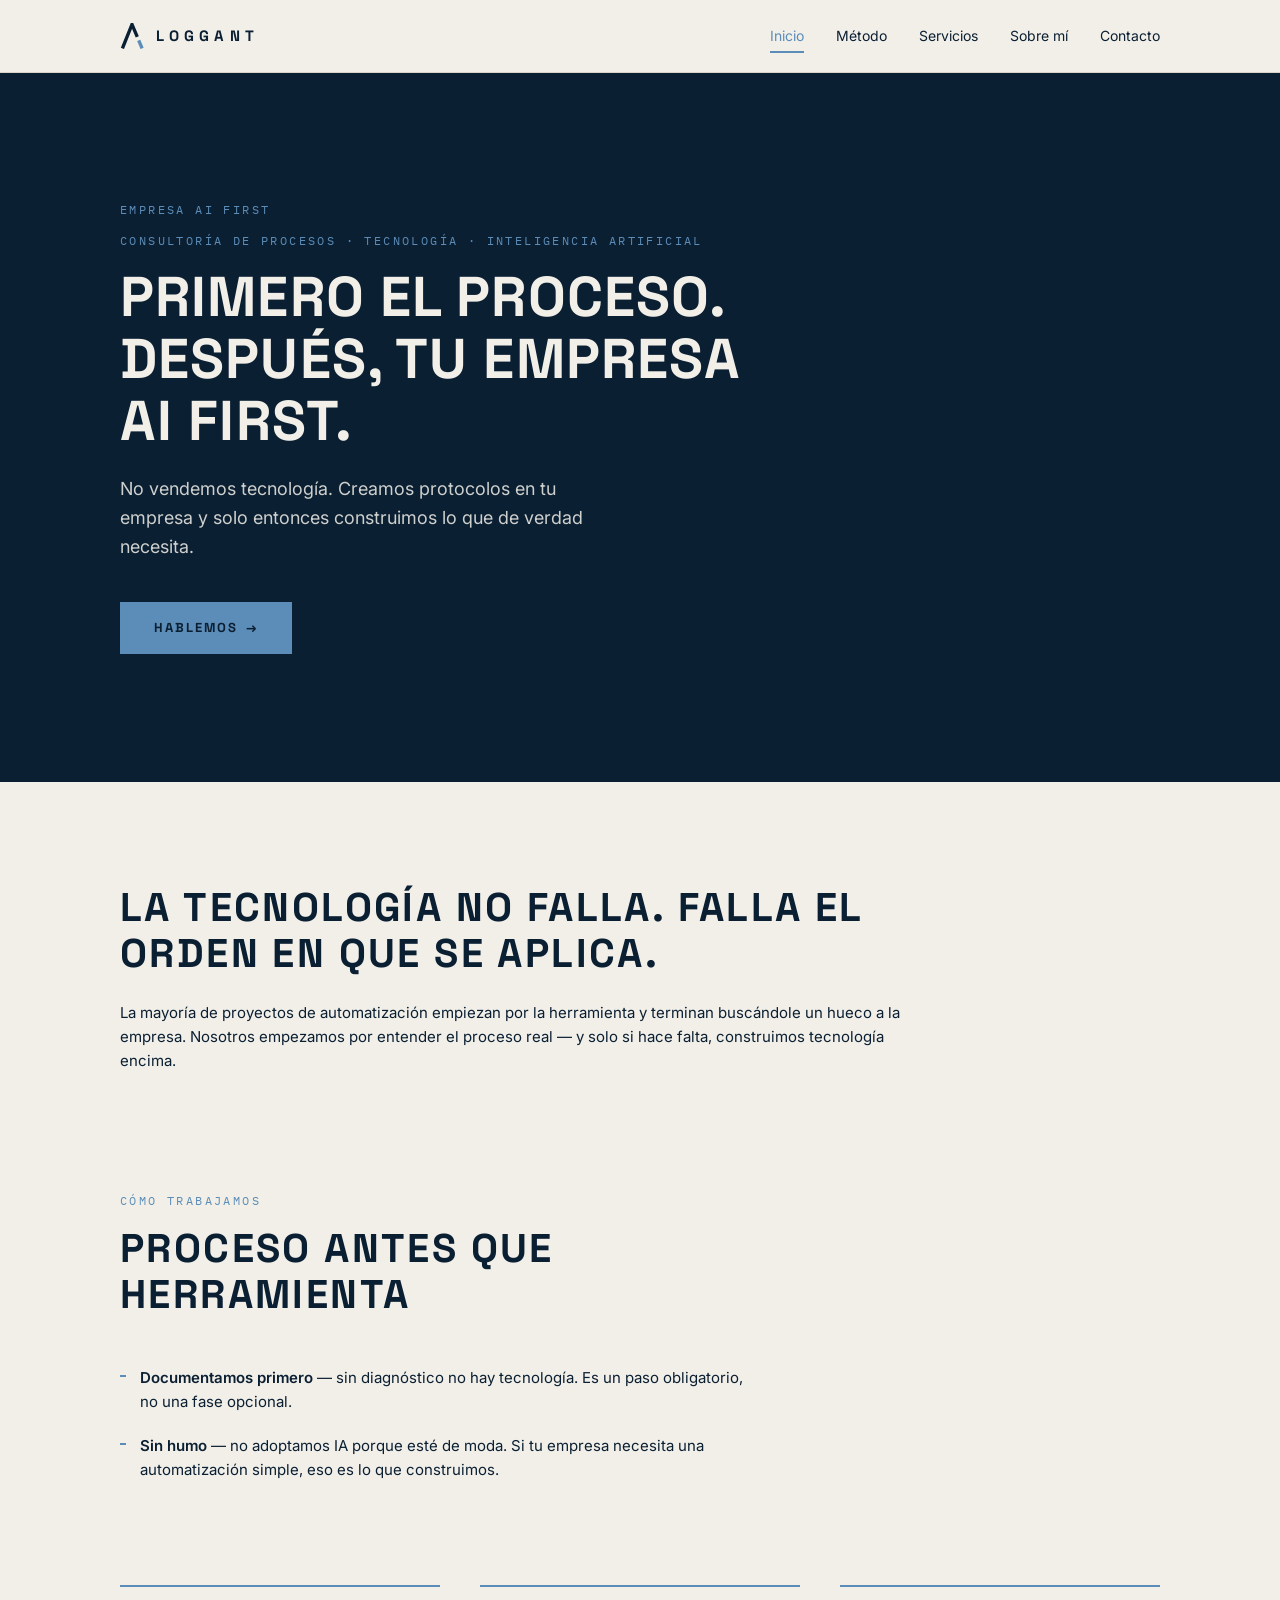
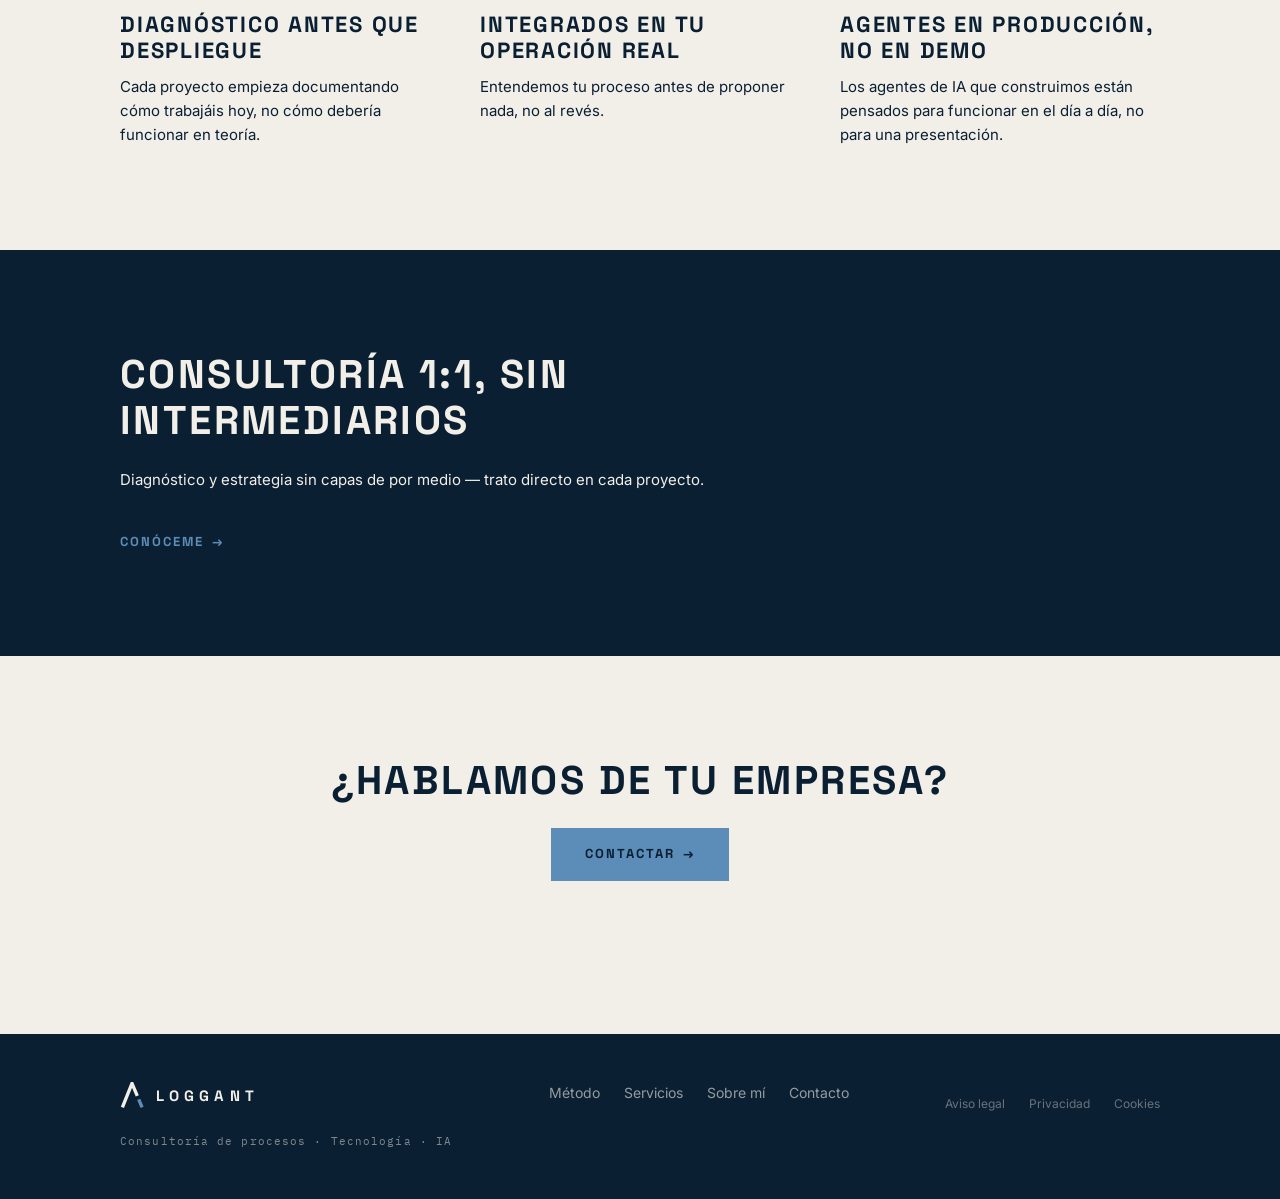
<file: index.html>
<!DOCTYPE html>
<html lang="es">
<head>
  <meta charset="UTF-8">
  <meta name="viewport" content="width=device-width, initial-scale=1.0">
  <title>Loggant | Consultoría de procesos y agentes IA para empresas</title>
  <meta name="description" content="No vendemos tecnología. Creamos protocolos en tu empresa y solo entonces construimos lo que de verdad necesita.">
  <link rel="canonical" href="https://loggant.com/">
  <meta property="og:type" content="website">
  <meta property="og:site_name" content="Loggant">
  <meta property="og:locale" content="es_ES">
  <meta property="og:title" content="Loggant | Consultoría de procesos y agentes IA para empresas">
  <meta property="og:description" content="No vendemos tecnología. Creamos protocolos en tu empresa y solo entonces construimos lo que de verdad necesita.">
  <meta property="og:url" content="https://loggant.com/">
  <meta property="og:image" content="https://loggant.com/og-image.png">
  <meta property="og:image:width" content="1200">
  <meta property="og:image:height" content="630">
  <meta property="og:image:alt" content="Loggant — Consultoría de procesos, tecnología e IA">
  <meta name="twitter:card" content="summary_large_image">
  <meta name="twitter:title" content="Loggant | Consultoría de procesos y agentes IA para empresas">
  <meta name="twitter:description" content="No vendemos tecnología. Creamos protocolos en tu empresa y solo entonces construimos lo que de verdad necesita.">
  <meta name="twitter:image" content="https://loggant.com/og-image.png">
  <link rel="icon" href="/favicon.ico" sizes="48x48">
  <link rel="icon" type="image/svg+xml" href="/favicon.svg">
  <link rel="apple-touch-icon" href="/apple-touch-icon.png">
  <link rel="preconnect" href="https://fonts.googleapis.com">
  <link rel="preconnect" href="https://fonts.gstatic.com" crossorigin>
  <link href="https://fonts.googleapis.com/css2?family=Space+Grotesk:wght@700&family=Inter:wght@400;600&family=IBM+Plex+Mono:wght@400&display=swap" rel="stylesheet">
  <link rel="stylesheet" href="css/style.css">
  <script type="application/ld+json">
{
  "@context": "https://schema.org",
  "@graph": [
    {
      "@type": [
        "Organization",
        "ProfessionalService"
      ],
      "@id": "https://loggant.com/#organization",
      "name": "Loggant",
      "url": "https://loggant.com/",
      "logo": "https://loggant.com/og-image.png",
      "image": "https://loggant.com/og-image.png",
      "description": "Consultoría de procesos, tecnología e inteligencia artificial para empresas: primero se documenta el proceso, después se construye.",
      "email": "joseantonio@loggant.com",
      "telephone": "+34623550872",
      "address": {
        "@type": "PostalAddress",
        "streetAddress": "Juan XXIII, 17",
        "addressLocality": "Bullas",
        "addressRegion": "Murcia",
        "addressCountry": "ES"
      },
      "areaServed": {
        "@type": "Country",
        "name": "España"
      },
      "founder": {
        "@id": "https://loggant.com/sobre-mi#person"
      },
      "knowsAbout": [
        "Consultoría de procesos",
        "Agentes de IA",
        "ERP Odoo",
        "Automatización de procesos"
      ]
    },
    {
      "@type": "WebSite",
      "@id": "https://loggant.com/#website",
      "url": "https://loggant.com/",
      "name": "Loggant",
      "inLanguage": "es-ES",
      "publisher": {
        "@id": "https://loggant.com/#organization"
      }
    }
  ]
}
  </script>
</head>
<body>

  <!-- Header -->
  <header class="header">
    <div class="container header__inner">
      <a href="/" class="logo" aria-label="Loggant — Inicio">
        <svg class="logo-symbol" viewBox="0 0 50 56" fill="none" xmlns="http://www.w3.org/2000/svg" aria-hidden="true">
          <path d="M5 53 L25 3 L36 29" stroke="currentColor" stroke-width="7" stroke-linecap="butt" stroke-linejoin="miter"/>
          <line x1="39" y1="36" x2="46" y2="53" stroke="#5B8DB8" stroke-width="7" stroke-linecap="butt"/>
        </svg>
        <span class="logo-wordmark">Loggant</span>
      </a>
      <button class="hamburger" aria-label="Abrir menú" aria-expanded="false">
        <span></span><span></span><span></span>
      </button>
      <nav class="nav" role="navigation">
        <a href="/" class="nav__link nav__link--active">Inicio</a>
        <a href="/metodo" class="nav__link">Método</a>
        <a href="/servicios" class="nav__link">Servicios</a>
        <a href="/sobre-mi" class="nav__link">Sobre mí</a>
        <a href="/contacto" class="nav__link">Contacto</a>
      </nav>
    </div>
  </header>

  <main>

    <!-- Hero -->
    <section class="hero hero--dark">
      <div class="container">
        <p class="eyebrow">Empresa AI First</p>
        <p class="eyebrow" style="margin-top:-0.25rem;">Consultoría de procesos · Tecnología · Inteligencia Artificial</p>
        <h1>Primero el proceso. Después, tu empresa AI First.</h1>
        <p class="hero__sub">No vendemos tecnología. Creamos protocolos en tu empresa y solo entonces construimos lo que de verdad necesita.</p>
        <a href="/contacto" class="btn btn--primary">Hablemos <span class="arrow">→</span></a>
      </div>
    </section>

    <!-- Declaración de postura -->
    <section class="section">
      <div class="container">
        <div class="content-block content-block--wide">
          <h2>La tecnología no falla. Falla el orden en que se aplica.</h2>
          <p>La mayoría de proyectos de automatización empiezan por la herramienta y terminan buscándole un hueco a la empresa. Nosotros empezamos por entender el proceso real — y solo si hace falta, construimos tecnología encima.</p>
        </div>
      </div>
    </section>

    <!-- Nuestro método -->
    <section class="section" style="padding-top: 0;">
      <div class="container">
        <p class="eyebrow">Cómo trabajamos</p>
        <div class="content-block">
          <h2>Proceso antes que herramienta</h2>
        </div>
        <div class="pillar-list mt-md" style="max-width: 640px;">
          <ul class="pillar-list">
            <li><strong>Documentamos primero</strong> — sin diagnóstico no hay tecnología. Es un paso obligatorio, no una fase opcional.</li>
            <li><strong>Sin humo</strong> — no adoptamos IA porque esté de moda. Si tu empresa necesita una automatización simple, eso es lo que construimos.</li>
          </ul>
        </div>
      </div>
    </section>

    <!-- Cómo se traduce en el día a día -->
    <section class="section" style="padding-top: 0;">
      <div class="container">
        <div class="features">
          <div class="feature">
            <h3>Diagnóstico antes que despliegue</h3>
            <p>Cada proyecto empieza documentando cómo trabajáis hoy, no cómo debería funcionar en teoría.</p>
          </div>
          <div class="feature">
            <h3>Integrados en tu operación real</h3>
            <p>Entendemos tu proceso antes de proponer nada, no al revés.</p>
          </div>
          <div class="feature">
            <h3>Agentes en producción, no en demo</h3>
            <p>Los agentes de IA que construimos están pensados para funcionar en el día a día, no para una presentación.</p>
          </div>
        </div>
      </div>
    </section>

    <!-- Quién hay detrás (teaser) -->
    <section class="section section--dark">
      <div class="container">
        <div class="content-block">
          <h2>Consultoría 1:1, sin intermediarios</h2>
          <p>Diagnóstico y estrategia sin capas de por medio — trato directo en cada proyecto.</p>
          <a href="/sobre-mi" class="link-cta mt-sm">Conóceme <span class="arrow">→</span></a>
        </div>
      </div>
    </section>

    <!-- CTA final -->
    <section class="section">
      <div class="container">
        <div class="content-block content-block--center">
          <h2>¿Hablamos de tu empresa?</h2>
          <div class="mt-sm">
            <a href="/contacto" class="btn btn--primary">Contactar <span class="arrow">→</span></a>
          </div>
        </div>
      </div>
    </section>

  </main>

  <!-- Footer -->
  <footer class="footer">
    <div class="container footer__inner">
      <div>
        <a href="/" class="logo" aria-label="Loggant — Inicio">
          <svg class="logo-symbol" viewBox="0 0 50 56" fill="none" xmlns="http://www.w3.org/2000/svg" aria-hidden="true">
            <path d="M5 53 L25 3 L36 29" stroke="currentColor" stroke-width="7" stroke-linecap="butt" stroke-linejoin="miter"/>
            <line x1="39" y1="36" x2="46" y2="53" stroke="#5B8DB8" stroke-width="7" stroke-linecap="butt"/>
          </svg>
          <span class="logo-wordmark">Loggant</span>
        </a>
        <p class="footer__copy mt-sm">Consultoría de procesos · Tecnología · IA</p>
      </div>
      <nav class="footer__nav">
        <a href="/metodo">Método</a>
        <a href="/servicios">Servicios</a>
        <a href="/sobre-mi">Sobre mí</a>
        <a href="/contacto">Contacto</a>
      </nav>
      <nav class="footer__legal">
        <a href="/aviso-legal">Aviso legal</a>
        <a href="/privacidad">Privacidad</a>
        <a href="/cookies">Cookies</a>
      </nav>
    </div>
  </footer>

  <script src="js/main.js"></script>
</body>
</html>
</file>
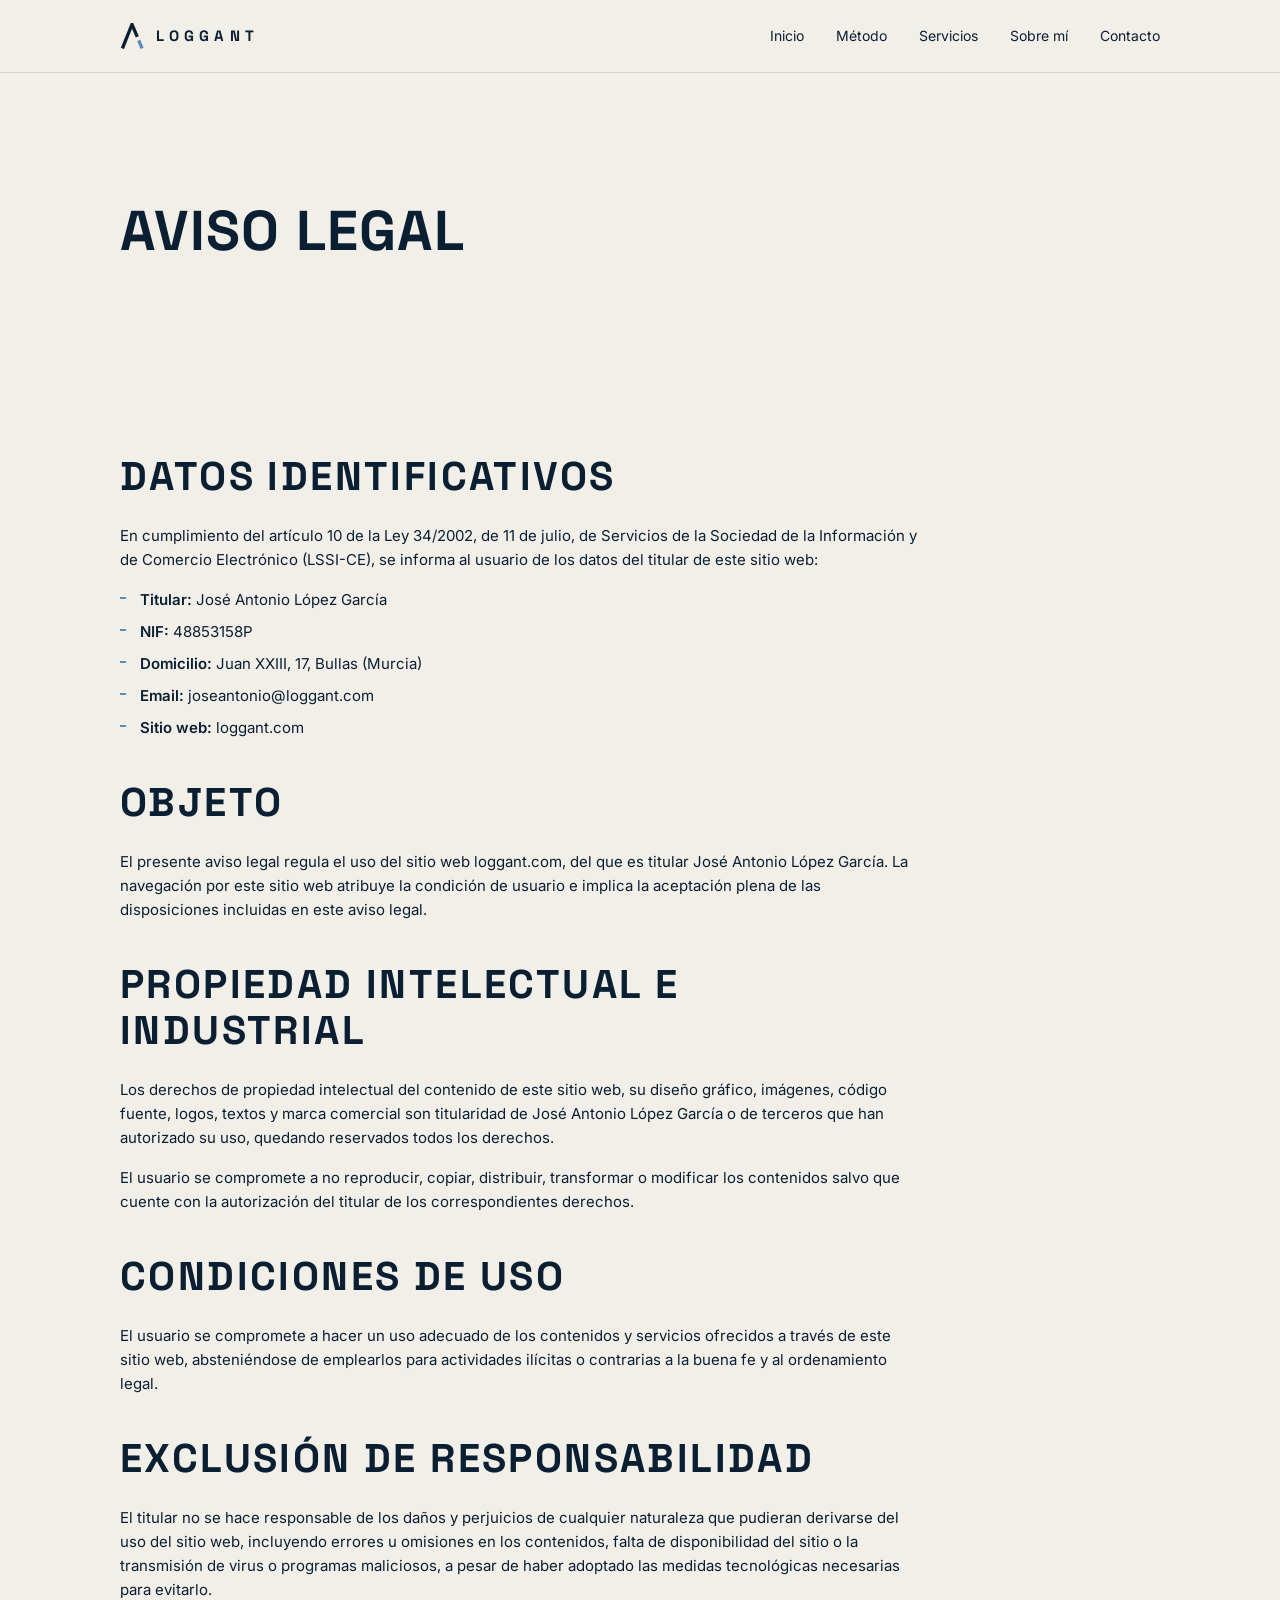
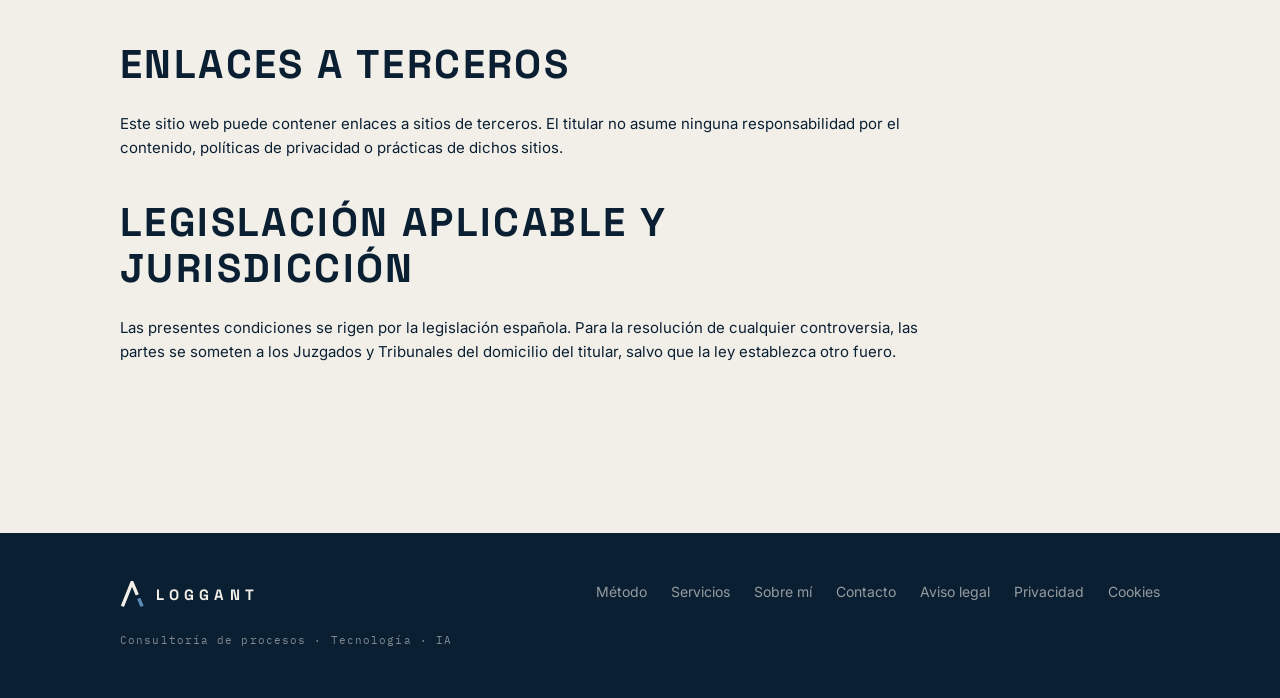
<file: aviso-legal.html>
<!DOCTYPE html>
<html lang="es">
<head>
  <meta charset="UTF-8">
  <meta name="viewport" content="width=device-width, initial-scale=1.0">
  <title>Aviso legal — Loggant</title>
  <meta name="description" content="Aviso legal y condiciones de uso del sitio web loggant.com.">
  <link rel="canonical" href="https://loggant.com/aviso-legal">
  <meta property="og:type" content="website">
  <meta property="og:site_name" content="Loggant">
  <meta property="og:locale" content="es_ES">
  <meta property="og:title" content="Aviso legal — Loggant">
  <meta property="og:description" content="Aviso legal y condiciones de uso del sitio web loggant.com.">
  <meta property="og:url" content="https://loggant.com/aviso-legal">
  <meta property="og:image" content="https://loggant.com/og-image.png">
  <meta property="og:image:width" content="1200">
  <meta property="og:image:height" content="630">
  <meta property="og:image:alt" content="Loggant — Consultoría de procesos, tecnología e IA">
  <meta name="twitter:card" content="summary_large_image">
  <meta name="twitter:title" content="Aviso legal — Loggant">
  <meta name="twitter:description" content="Aviso legal y condiciones de uso del sitio web loggant.com.">
  <meta name="twitter:image" content="https://loggant.com/og-image.png">
  <link rel="icon" href="/favicon.ico" sizes="48x48">
  <link rel="icon" type="image/svg+xml" href="/favicon.svg">
  <link rel="apple-touch-icon" href="/apple-touch-icon.png">
  <link rel="preconnect" href="https://fonts.googleapis.com">
  <link rel="preconnect" href="https://fonts.gstatic.com" crossorigin>
  <link href="https://fonts.googleapis.com/css2?family=Space+Grotesk:wght@700&family=Inter:wght@400;600&family=IBM+Plex+Mono:wght@400&display=swap" rel="stylesheet">
  <link rel="stylesheet" href="css/style.css">
</head>
<body>

  <!-- Header -->
  <header class="header">
    <div class="container header__inner">
      <a href="/" class="logo" aria-label="Loggant — Inicio">
        <svg class="logo-symbol" viewBox="0 0 50 56" fill="none" xmlns="http://www.w3.org/2000/svg" aria-hidden="true">
          <path d="M5 53 L25 3 L36 29" stroke="currentColor" stroke-width="7" stroke-linecap="butt" stroke-linejoin="miter"/>
          <line x1="39" y1="36" x2="46" y2="53" stroke="#5B8DB8" stroke-width="7" stroke-linecap="butt"/>
        </svg>
        <span class="logo-wordmark">Loggant</span>
      </a>
      <button class="hamburger" aria-label="Abrir menú" aria-expanded="false">
        <span></span><span></span><span></span>
      </button>
      <nav class="nav" role="navigation">
        <a href="/" class="nav__link">Inicio</a>
        <a href="/metodo" class="nav__link">Método</a>
        <a href="/servicios" class="nav__link">Servicios</a>
        <a href="/sobre-mi" class="nav__link">Sobre mí</a>
        <a href="/contacto" class="nav__link">Contacto</a>
      </nav>
    </div>
  </header>

  <main>

    <section class="hero">
      <div class="container">
        <h1>Aviso legal</h1>
      </div>
    </section>

    <section class="section" style="padding-top: 0;">
      <div class="container">
        <div class="content-block content-block--wide legal-text">

          <h2>Datos identificativos</h2>
          <p>En cumplimiento del artículo 10 de la Ley 34/2002, de 11 de julio, de Servicios de la Sociedad de la Información y de Comercio Electrónico (LSSI-CE), se informa al usuario de los datos del titular de este sitio web:</p>
          <ul class="legal-list">
            <li><strong>Titular:</strong> José Antonio López García</li>
            <li><strong>NIF:</strong> 48853158P</li>
            <li><strong>Domicilio:</strong> Juan XXIII, 17, Bullas (Murcia)</li>
            <li><strong>Email:</strong> joseantonio@loggant.com</li>
            <li><strong>Sitio web:</strong> loggant.com</li>
          </ul>

          <h2>Objeto</h2>
          <p>El presente aviso legal regula el uso del sitio web loggant.com, del que es titular José Antonio López García. La navegación por este sitio web atribuye la condición de usuario e implica la aceptación plena de las disposiciones incluidas en este aviso legal.</p>

          <h2>Propiedad intelectual e industrial</h2>
          <p>Los derechos de propiedad intelectual del contenido de este sitio web, su diseño gráfico, imágenes, código fuente, logos, textos y marca comercial son titularidad de José Antonio López García o de terceros que han autorizado su uso, quedando reservados todos los derechos.</p>
          <p>El usuario se compromete a no reproducir, copiar, distribuir, transformar o modificar los contenidos salvo que cuente con la autorización del titular de los correspondientes derechos.</p>

          <h2>Condiciones de uso</h2>
          <p>El usuario se compromete a hacer un uso adecuado de los contenidos y servicios ofrecidos a través de este sitio web, absteniéndose de emplearlos para actividades ilícitas o contrarias a la buena fe y al ordenamiento legal.</p>

          <h2>Exclusión de responsabilidad</h2>
          <p>El titular no se hace responsable de los daños y perjuicios de cualquier naturaleza que pudieran derivarse del uso del sitio web, incluyendo errores u omisiones en los contenidos, falta de disponibilidad del sitio o la transmisión de virus o programas maliciosos, a pesar de haber adoptado las medidas tecnológicas necesarias para evitarlo.</p>

          <h2>Enlaces a terceros</h2>
          <p>Este sitio web puede contener enlaces a sitios de terceros. El titular no asume ninguna responsabilidad por el contenido, políticas de privacidad o prácticas de dichos sitios.</p>

          <h2>Legislación aplicable y jurisdicción</h2>
          <p>Las presentes condiciones se rigen por la legislación española. Para la resolución de cualquier controversia, las partes se someten a los Juzgados y Tribunales del domicilio del titular, salvo que la ley establezca otro fuero.</p>

        </div>
      </div>
    </section>

  </main>

  <!-- Footer -->
  <footer class="footer">
    <div class="container footer__inner">
      <div>
        <a href="/" class="logo" aria-label="Loggant — Inicio">
          <svg class="logo-symbol" viewBox="0 0 50 56" fill="none" xmlns="http://www.w3.org/2000/svg" aria-hidden="true">
            <path d="M5 53 L25 3 L36 29" stroke="currentColor" stroke-width="7" stroke-linecap="butt" stroke-linejoin="miter"/>
            <line x1="39" y1="36" x2="46" y2="53" stroke="#5B8DB8" stroke-width="7" stroke-linecap="butt"/>
          </svg>
          <span class="logo-wordmark">Loggant</span>
        </a>
        <p class="footer__copy mt-sm">Consultoría de procesos · Tecnología · IA</p>
      </div>
      <nav class="footer__nav">
        <a href="/metodo">Método</a>
        <a href="/servicios">Servicios</a>
        <a href="/sobre-mi">Sobre mí</a>
        <a href="/contacto">Contacto</a>
        <a href="/aviso-legal">Aviso legal</a>
        <a href="/privacidad">Privacidad</a>
        <a href="/cookies">Cookies</a>
      </nav>
    </div>
  </footer>

  <script src="js/main.js"></script>
</body>
</html>
</file>
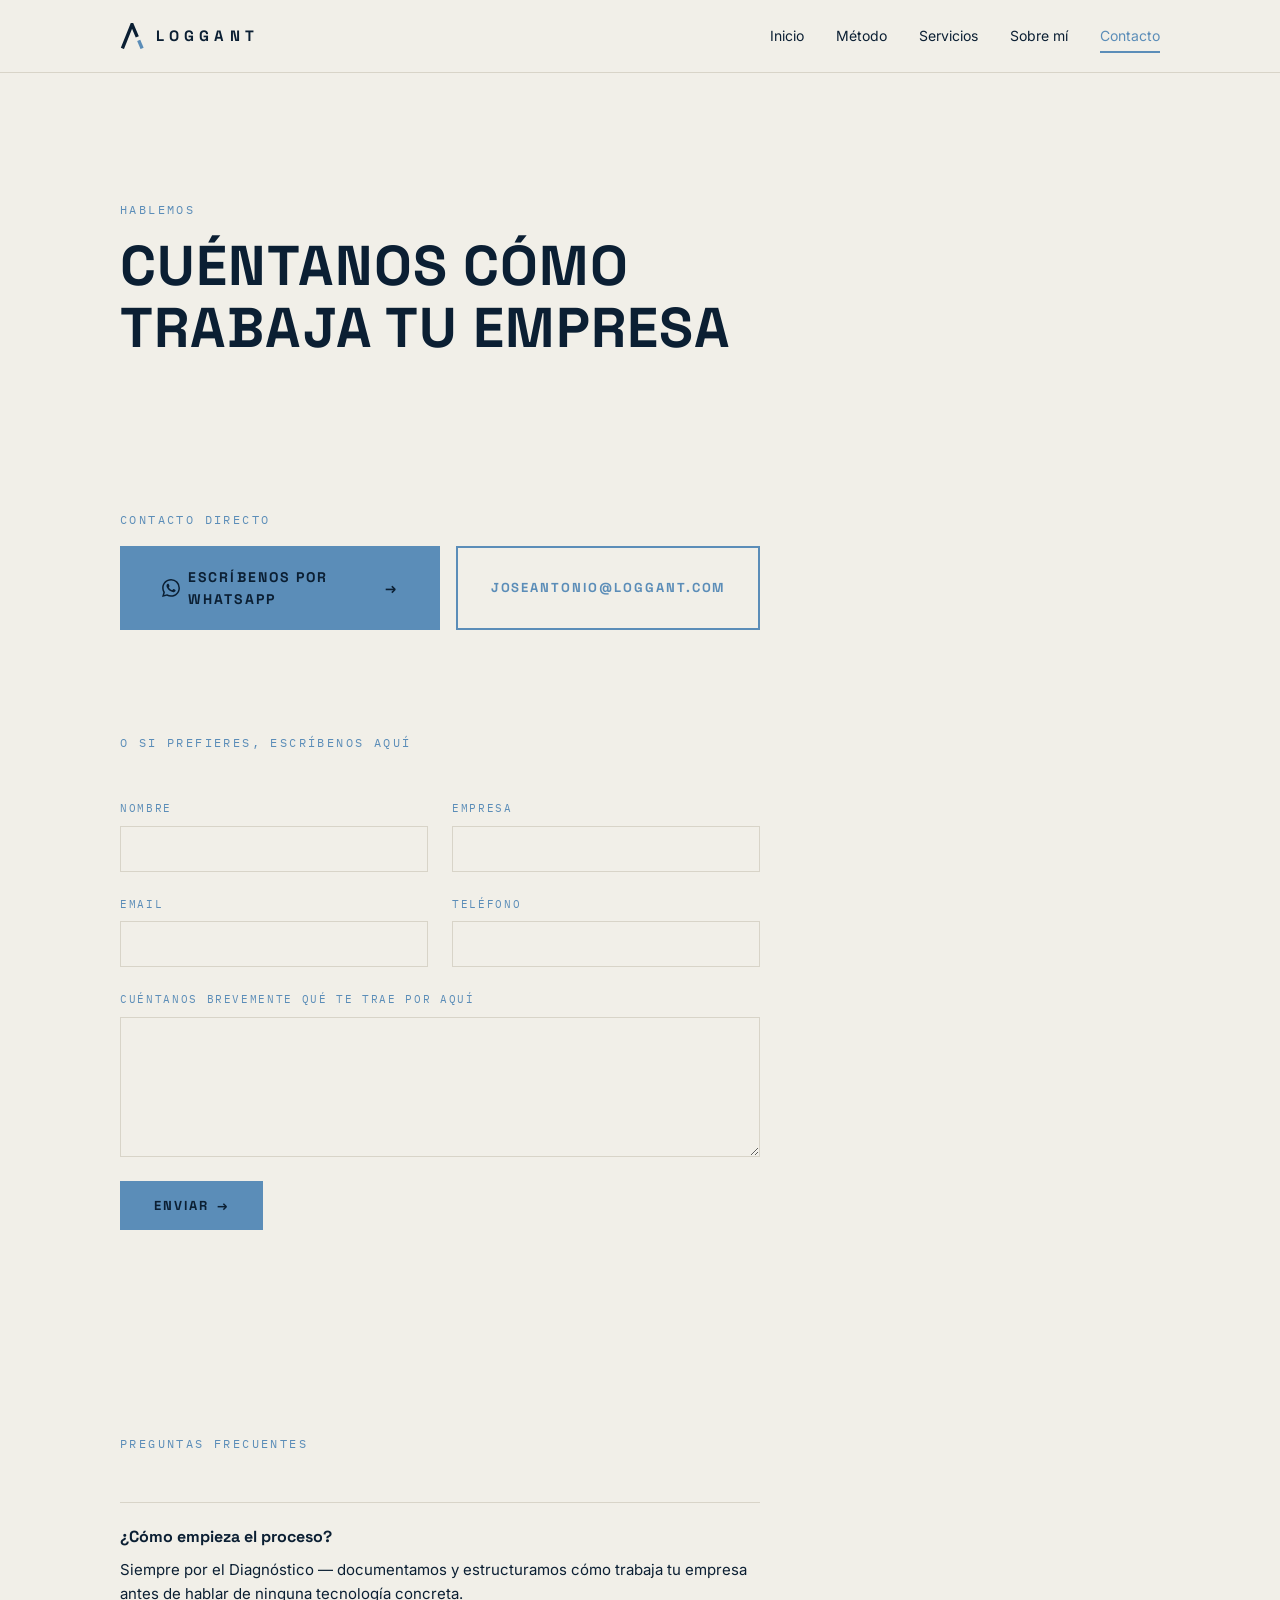
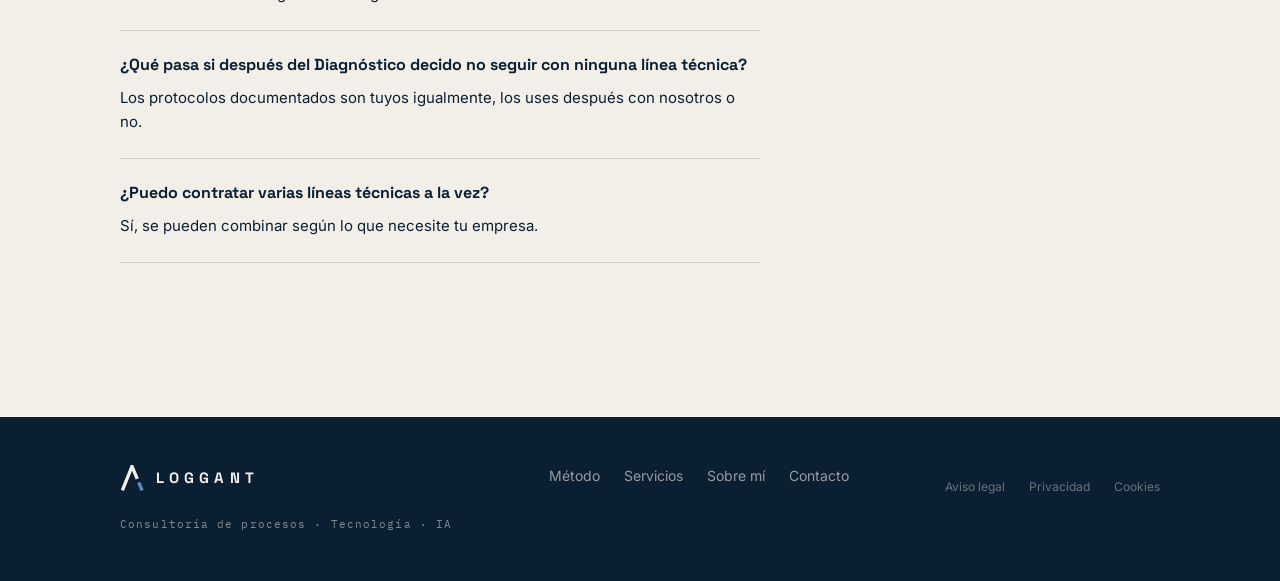
<file: contacto.html>
<!DOCTYPE html>
<html lang="es">
<head>
  <meta charset="UTF-8">
  <meta name="viewport" content="width=device-width, initial-scale=1.0">
  <title>Contacto: consultoría de procesos e IA | Loggant</title>
  <meta name="description" content="Cuéntanos cómo trabaja tu empresa. Consultoría de procesos, tecnología e inteligencia artificial.">
  <link rel="canonical" href="https://loggant.com/contacto">
  <meta property="og:type" content="website">
  <meta property="og:site_name" content="Loggant">
  <meta property="og:locale" content="es_ES">
  <meta property="og:title" content="Contacto: consultoría de procesos e IA | Loggant">
  <meta property="og:description" content="Cuéntanos cómo trabaja tu empresa. Consultoría de procesos, tecnología e inteligencia artificial.">
  <meta property="og:url" content="https://loggant.com/contacto">
  <meta property="og:image" content="https://loggant.com/og-image.png">
  <meta property="og:image:width" content="1200">
  <meta property="og:image:height" content="630">
  <meta property="og:image:alt" content="Loggant — Consultoría de procesos, tecnología e IA">
  <meta name="twitter:card" content="summary_large_image">
  <meta name="twitter:title" content="Contacto: consultoría de procesos e IA | Loggant">
  <meta name="twitter:description" content="Cuéntanos cómo trabaja tu empresa. Consultoría de procesos, tecnología e inteligencia artificial.">
  <meta name="twitter:image" content="https://loggant.com/og-image.png">
  <link rel="icon" href="/favicon.ico" sizes="48x48">
  <link rel="icon" type="image/svg+xml" href="/favicon.svg">
  <link rel="apple-touch-icon" href="/apple-touch-icon.png">
  <link rel="preconnect" href="https://fonts.googleapis.com">
  <link rel="preconnect" href="https://fonts.gstatic.com" crossorigin>
  <link href="https://fonts.googleapis.com/css2?family=Space+Grotesk:wght@700&family=Inter:wght@400;600&family=IBM+Plex+Mono:wght@400&display=swap" rel="stylesheet">
  <link rel="stylesheet" href="css/style.css">
</head>
<body>

  <!-- Header -->
  <header class="header">
    <div class="container header__inner">
      <a href="/" class="logo" aria-label="Loggant — Inicio">
        <svg class="logo-symbol" viewBox="0 0 50 56" fill="none" xmlns="http://www.w3.org/2000/svg" aria-hidden="true">
          <path d="M5 53 L25 3 L36 29" stroke="currentColor" stroke-width="7" stroke-linecap="butt" stroke-linejoin="miter"/>
          <line x1="39" y1="36" x2="46" y2="53" stroke="#5B8DB8" stroke-width="7" stroke-linecap="butt"/>
        </svg>
        <span class="logo-wordmark">Loggant</span>
      </a>
      <button class="hamburger" aria-label="Abrir menú" aria-expanded="false">
        <span></span><span></span><span></span>
      </button>
      <nav class="nav" role="navigation">
        <a href="/" class="nav__link">Inicio</a>
        <a href="/metodo" class="nav__link">Método</a>
        <a href="/servicios" class="nav__link">Servicios</a>
        <a href="/sobre-mi" class="nav__link">Sobre mí</a>
        <a href="/contacto" class="nav__link nav__link--active">Contacto</a>
      </nav>
    </div>
  </header>

  <main>

    <!-- Hero -->
    <section class="hero">
      <div class="container">
        <p class="eyebrow">Hablemos</p>
        <h1>Cuéntanos cómo trabaja tu empresa</h1>
      </div>
    </section>

    <!-- Contacto directo -->
    <section class="section" style="padding-top: 0;">
      <div class="container">
        <div class="content-block">
          <p class="eyebrow">Contacto directo</p>
          <div class="contact-actions">
            <a href="https://wa.me/34623550872" target="_blank" rel="noopener" class="btn btn--primary btn--lg">
              <svg class="btn__icon" viewBox="0 0 24 24" fill="currentColor" xmlns="http://www.w3.org/2000/svg" aria-hidden="true"><path d="M17.472 14.382c-.297-.149-1.758-.867-2.03-.967-.273-.099-.471-.148-.67.15-.197.297-.767.966-.94 1.164-.173.199-.347.223-.644.075-.297-.15-1.255-.463-2.39-1.475-.883-.788-1.48-1.761-1.653-2.059-.173-.297-.018-.458.13-.606.134-.133.298-.347.446-.52.149-.174.198-.298.298-.497.099-.198.05-.371-.025-.52-.075-.149-.669-1.612-.916-2.207-.242-.579-.487-.5-.669-.51l-.57-.01c-.198 0-.52.074-.792.372-.272.297-1.04 1.016-1.04 2.479 0 1.462 1.065 2.875 1.213 3.074.149.198 2.096 3.2 5.077 4.487.709.306 1.262.489 1.694.625.712.227 1.36.195 1.871.118.571-.085 1.758-.719 2.006-1.413.248-.694.248-1.289.173-1.413-.074-.124-.272-.198-.57-.347m-5.421 7.403h-.004a9.87 9.87 0 01-5.031-1.378l-.361-.214-3.741.982.998-3.648-.235-.374a9.86 9.86 0 01-1.51-5.26c.001-5.45 4.436-9.884 9.888-9.884 2.64 0 5.122 1.03 6.988 2.898a9.825 9.825 0 012.893 6.994c-.003 5.45-4.437 9.884-9.885 9.884m8.413-18.297A11.815 11.815 0 0012.05 0C5.495 0 .16 5.335.157 11.892c0 2.096.547 4.142 1.588 5.945L.057 24l6.305-1.654a11.882 11.882 0 005.683 1.448h.005c6.554 0 11.89-5.335 11.893-11.893a11.821 11.821 0 00-3.48-8.413z"/></svg>
              Escr&iacute;benos por WhatsApp <span class="arrow">&rarr;</span>
            </a>
            <a href="mailto:joseantonio@loggant.com" class="btn btn--outline">joseantonio@loggant.com</a>
          </div>
        </div>
      </div>
    </section>

    <!-- Formulario -->
    <section class="section" style="padding-top: 0;">
      <div class="container">
        <div class="content-block mb-md">
          <p class="eyebrow">O si prefieres, escr&iacute;benos aqu&iacute;</p>
        </div>
        <form class="form" action="https://formsubmit.co/joseantonio@loggant.com" method="POST">
          <input type="hidden" name="_subject" value="Nuevo contacto desde loggant.com">
          <input type="hidden" name="_next" value="https://loggant.com/gracias.html">
          <input type="hidden" name="_captcha" value="false">
          <input type="text" name="_honey" style="display:none">
          <div class="form__row">
            <div class="form__group">
              <label class="form__label" for="nombre">Nombre</label>
              <input class="form__input" type="text" id="nombre" name="nombre" required>
            </div>
            <div class="form__group">
              <label class="form__label" for="empresa">Empresa</label>
              <input class="form__input" type="text" id="empresa" name="empresa">
            </div>
          </div>
          <div class="form__row">
            <div class="form__group">
              <label class="form__label" for="email">Email</label>
              <input class="form__input" type="email" id="email" name="email" required>
            </div>
            <div class="form__group">
              <label class="form__label" for="telefono">Teléfono</label>
              <input class="form__input" type="tel" id="telefono" name="telefono">
            </div>
          </div>
          <div class="form__group">
            <label class="form__label" for="mensaje">Cuéntanos brevemente qué te trae por aquí</label>
            <textarea class="form__textarea" id="mensaje" name="mensaje"></textarea>
          </div>
          <div>
            <button type="submit" class="btn btn--primary">Enviar <span class="arrow">&rarr;</span></button>
          </div>
        </form>
      </div>
    </section>

    <!-- FAQ -->
    <section class="section">
      <div class="container">
        <div class="content-block mb-md">
          <p class="eyebrow">Preguntas frecuentes</p>
        </div>
        <div class="faq-list">
          <div class="faq-item">
            <h3>¿Cómo empieza el proceso?</h3>
            <p>Siempre por el Diagnóstico — documentamos y estructuramos cómo trabaja tu empresa antes de hablar de ninguna tecnología concreta.</p>
          </div>
          <div class="faq-item">
            <h3>¿Qué pasa si después del Diagnóstico decido no seguir con ninguna línea técnica?</h3>
            <p>Los protocolos documentados son tuyos igualmente, los uses después con nosotros o no.</p>
          </div>
          <div class="faq-item">
            <h3>¿Puedo contratar varias líneas técnicas a la vez?</h3>
            <p>Sí, se pueden combinar según lo que necesite tu empresa.</p>
          </div>
        </div>
      </div>
    </section>

  </main>

  <!-- Footer -->
  <footer class="footer">
    <div class="container footer__inner">
      <div>
        <a href="/" class="logo" aria-label="Loggant — Inicio">
          <svg class="logo-symbol" viewBox="0 0 50 56" fill="none" xmlns="http://www.w3.org/2000/svg" aria-hidden="true">
            <path d="M5 53 L25 3 L36 29" stroke="currentColor" stroke-width="7" stroke-linecap="butt" stroke-linejoin="miter"/>
            <line x1="39" y1="36" x2="46" y2="53" stroke="#5B8DB8" stroke-width="7" stroke-linecap="butt"/>
          </svg>
          <span class="logo-wordmark">Loggant</span>
        </a>
        <p class="footer__copy mt-sm">Consultoría de procesos · Tecnología · IA</p>
      </div>
      <nav class="footer__nav">
        <a href="/metodo">Método</a>
        <a href="/servicios">Servicios</a>
        <a href="/sobre-mi">Sobre mí</a>
        <a href="/contacto">Contacto</a>
      </nav>
      <nav class="footer__legal">
        <a href="/aviso-legal">Aviso legal</a>
        <a href="/privacidad">Privacidad</a>
        <a href="/cookies">Cookies</a>
      </nav>
    </div>
  </footer>

  <script src="js/main.js"></script>
</body>
</html>
</file>
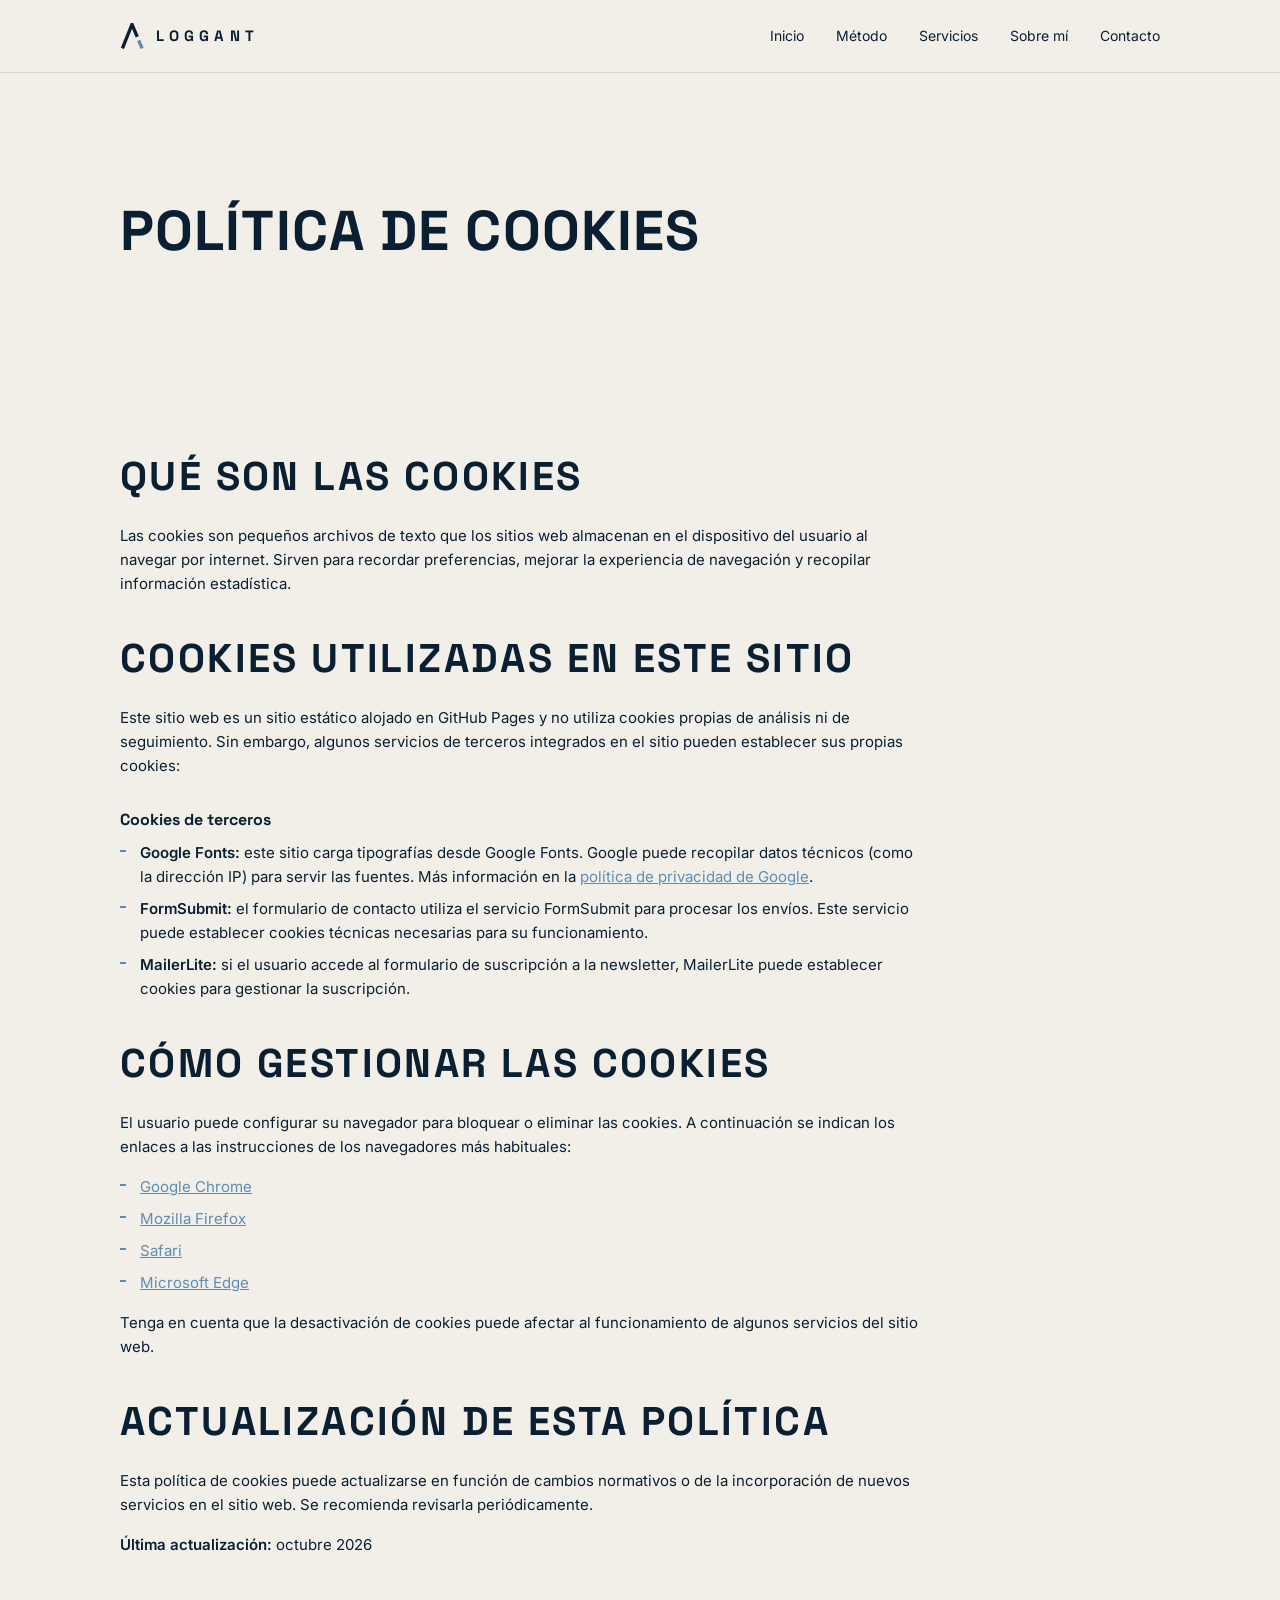
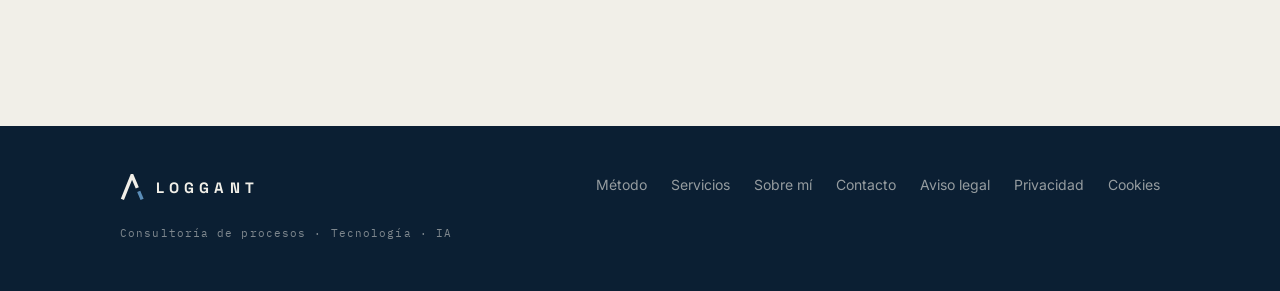
<file: cookies.html>
<!DOCTYPE html>
<html lang="es">
<head>
  <meta charset="UTF-8">
  <meta name="viewport" content="width=device-width, initial-scale=1.0">
  <title>Política de cookies — Loggant</title>
  <meta name="description" content="Política de cookies del sitio web loggant.com.">
  <link rel="canonical" href="https://loggant.com/cookies">
  <meta property="og:type" content="website">
  <meta property="og:site_name" content="Loggant">
  <meta property="og:locale" content="es_ES">
  <meta property="og:title" content="Política de cookies — Loggant">
  <meta property="og:description" content="Política de cookies del sitio web loggant.com.">
  <meta property="og:url" content="https://loggant.com/cookies">
  <meta property="og:image" content="https://loggant.com/og-image.png">
  <meta property="og:image:width" content="1200">
  <meta property="og:image:height" content="630">
  <meta property="og:image:alt" content="Loggant — Consultoría de procesos, tecnología e IA">
  <meta name="twitter:card" content="summary_large_image">
  <meta name="twitter:title" content="Política de cookies — Loggant">
  <meta name="twitter:description" content="Política de cookies del sitio web loggant.com.">
  <meta name="twitter:image" content="https://loggant.com/og-image.png">
  <link rel="icon" href="/favicon.ico" sizes="48x48">
  <link rel="icon" type="image/svg+xml" href="/favicon.svg">
  <link rel="apple-touch-icon" href="/apple-touch-icon.png">
  <link rel="preconnect" href="https://fonts.googleapis.com">
  <link rel="preconnect" href="https://fonts.gstatic.com" crossorigin>
  <link href="https://fonts.googleapis.com/css2?family=Space+Grotesk:wght@700&family=Inter:wght@400;600&family=IBM+Plex+Mono:wght@400&display=swap" rel="stylesheet">
  <link rel="stylesheet" href="css/style.css">
</head>
<body>

  <!-- Header -->
  <header class="header">
    <div class="container header__inner">
      <a href="/" class="logo" aria-label="Loggant — Inicio">
        <svg class="logo-symbol" viewBox="0 0 50 56" fill="none" xmlns="http://www.w3.org/2000/svg" aria-hidden="true">
          <path d="M5 53 L25 3 L36 29" stroke="currentColor" stroke-width="7" stroke-linecap="butt" stroke-linejoin="miter"/>
          <line x1="39" y1="36" x2="46" y2="53" stroke="#5B8DB8" stroke-width="7" stroke-linecap="butt"/>
        </svg>
        <span class="logo-wordmark">Loggant</span>
      </a>
      <button class="hamburger" aria-label="Abrir menú" aria-expanded="false">
        <span></span><span></span><span></span>
      </button>
      <nav class="nav" role="navigation">
        <a href="/" class="nav__link">Inicio</a>
        <a href="/metodo" class="nav__link">Método</a>
        <a href="/servicios" class="nav__link">Servicios</a>
        <a href="/sobre-mi" class="nav__link">Sobre mí</a>
        <a href="/contacto" class="nav__link">Contacto</a>
      </nav>
    </div>
  </header>

  <main>

    <section class="hero">
      <div class="container">
        <h1>Política de cookies</h1>
      </div>
    </section>

    <section class="section" style="padding-top: 0;">
      <div class="container">
        <div class="content-block content-block--wide legal-text">

          <h2>Qué son las cookies</h2>
          <p>Las cookies son pequeños archivos de texto que los sitios web almacenan en el dispositivo del usuario al navegar por internet. Sirven para recordar preferencias, mejorar la experiencia de navegación y recopilar información estadística.</p>

          <h2>Cookies utilizadas en este sitio</h2>
          <p>Este sitio web es un sitio estático alojado en GitHub Pages y no utiliza cookies propias de análisis ni de seguimiento. Sin embargo, algunos servicios de terceros integrados en el sitio pueden establecer sus propias cookies:</p>

          <h3>Cookies de terceros</h3>
          <ul class="legal-list">
            <li><strong>Google Fonts:</strong> este sitio carga tipografías desde Google Fonts. Google puede recopilar datos técnicos (como la dirección IP) para servir las fuentes. Más información en la <a href="https://policies.google.com/privacy" target="_blank" rel="noopener">política de privacidad de Google</a>.</li>
            <li><strong>FormSubmit:</strong> el formulario de contacto utiliza el servicio FormSubmit para procesar los envíos. Este servicio puede establecer cookies técnicas necesarias para su funcionamiento.</li>
            <li><strong>MailerLite:</strong> si el usuario accede al formulario de suscripción a la newsletter, MailerLite puede establecer cookies para gestionar la suscripción.</li>
          </ul>

          <h2>Cómo gestionar las cookies</h2>
          <p>El usuario puede configurar su navegador para bloquear o eliminar las cookies. A continuación se indican los enlaces a las instrucciones de los navegadores más habituales:</p>
          <ul class="legal-list">
            <li><a href="https://support.google.com/chrome/answer/95647" target="_blank" rel="noopener">Google Chrome</a></li>
            <li><a href="https://support.mozilla.org/es/kb/habilitar-y-deshabilitar-cookies-sitios-web-rastrear-preferencias" target="_blank" rel="noopener">Mozilla Firefox</a></li>
            <li><a href="https://support.apple.com/es-es/guide/safari/sfri11471/mac" target="_blank" rel="noopener">Safari</a></li>
            <li><a href="https://support.microsoft.com/es-es/microsoft-edge/eliminar-las-cookies-en-microsoft-edge-63947406-40ac-c3b8-57b9-2a946a29ae09" target="_blank" rel="noopener">Microsoft Edge</a></li>
          </ul>
          <p>Tenga en cuenta que la desactivación de cookies puede afectar al funcionamiento de algunos servicios del sitio web.</p>

          <h2>Actualización de esta política</h2>
          <p>Esta política de cookies puede actualizarse en función de cambios normativos o de la incorporación de nuevos servicios en el sitio web. Se recomienda revisarla periódicamente.</p>

          <p><strong>Última actualización:</strong> octubre 2026</p>

        </div>
      </div>
    </section>

  </main>

  <!-- Footer -->
  <footer class="footer">
    <div class="container footer__inner">
      <div>
        <a href="/" class="logo" aria-label="Loggant — Inicio">
          <svg class="logo-symbol" viewBox="0 0 50 56" fill="none" xmlns="http://www.w3.org/2000/svg" aria-hidden="true">
            <path d="M5 53 L25 3 L36 29" stroke="currentColor" stroke-width="7" stroke-linecap="butt" stroke-linejoin="miter"/>
            <line x1="39" y1="36" x2="46" y2="53" stroke="#5B8DB8" stroke-width="7" stroke-linecap="butt"/>
          </svg>
          <span class="logo-wordmark">Loggant</span>
        </a>
        <p class="footer__copy mt-sm">Consultoría de procesos · Tecnología · IA</p>
      </div>
      <nav class="footer__nav">
        <a href="/metodo">Método</a>
        <a href="/servicios">Servicios</a>
        <a href="/sobre-mi">Sobre mí</a>
        <a href="/contacto">Contacto</a>
        <a href="/aviso-legal">Aviso legal</a>
        <a href="/privacidad">Privacidad</a>
        <a href="/cookies">Cookies</a>
      </nav>
    </div>
  </footer>

  <script src="js/main.js"></script>
</body>
</html>
</file>
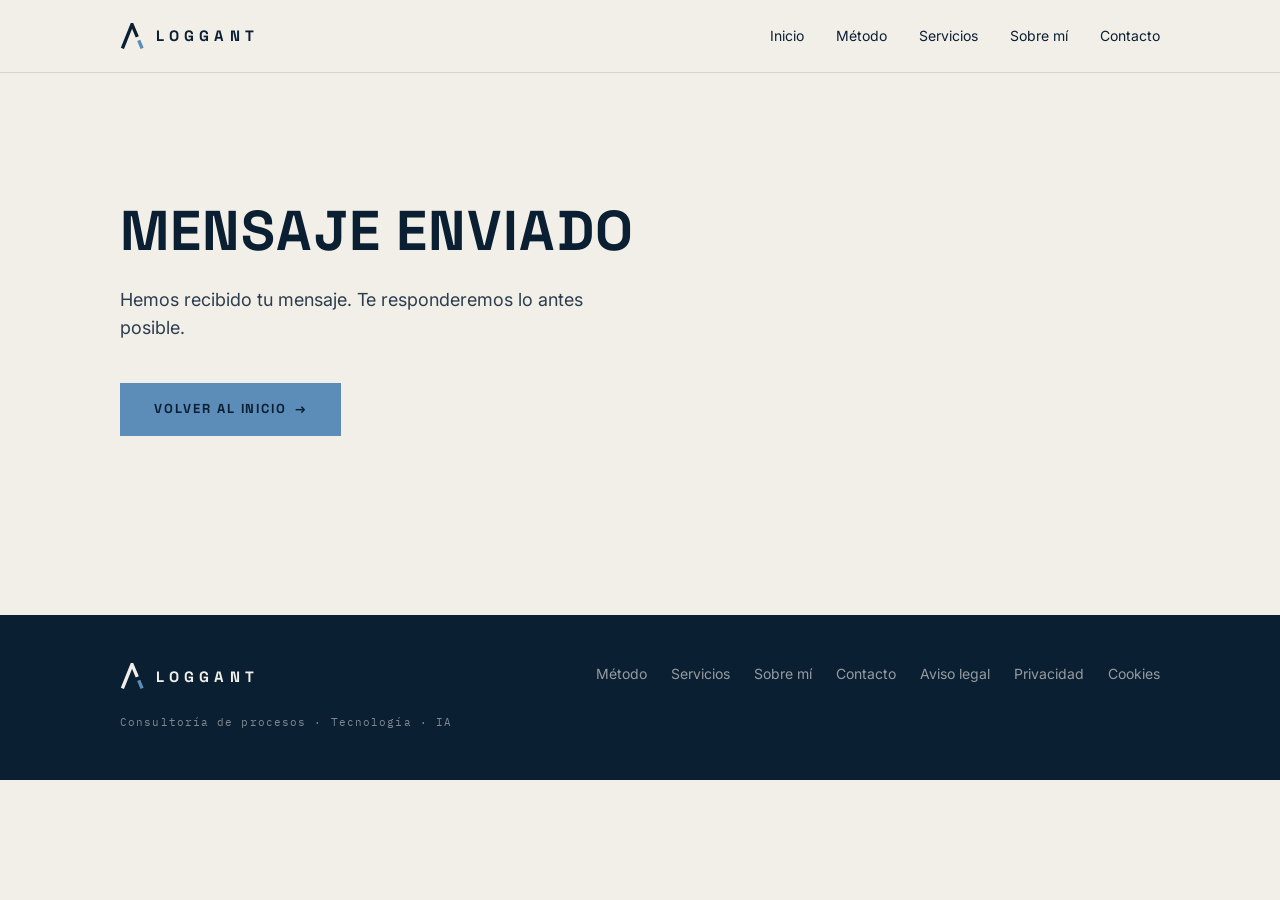
<file: gracias.html>
<!DOCTYPE html>
<html lang="es">
<head>
  <meta charset="UTF-8">
  <meta name="viewport" content="width=device-width, initial-scale=1.0">
  <title>Mensaje enviado — Loggant</title>
  <meta name="robots" content="noindex, follow">
  <link rel="icon" href="/favicon.ico" sizes="48x48">
  <link rel="icon" type="image/svg+xml" href="/favicon.svg">
  <link rel="apple-touch-icon" href="/apple-touch-icon.png">
  <link rel="preconnect" href="https://fonts.googleapis.com">
  <link rel="preconnect" href="https://fonts.gstatic.com" crossorigin>
  <link href="https://fonts.googleapis.com/css2?family=Space+Grotesk:wght@700&family=Inter:wght@400;600&family=IBM+Plex+Mono:wght@400&display=swap" rel="stylesheet">
  <link rel="stylesheet" href="css/style.css">
</head>
<body>

  <!-- Header -->
  <header class="header">
    <div class="container header__inner">
      <a href="/" class="logo" aria-label="Loggant — Inicio">
        <svg class="logo-symbol" viewBox="0 0 50 56" fill="none" xmlns="http://www.w3.org/2000/svg" aria-hidden="true">
          <path d="M5 53 L25 3 L36 29" stroke="currentColor" stroke-width="7" stroke-linecap="butt" stroke-linejoin="miter"/>
          <line x1="39" y1="36" x2="46" y2="53" stroke="#5B8DB8" stroke-width="7" stroke-linecap="butt"/>
        </svg>
        <span class="logo-wordmark">Loggant</span>
      </a>
      <button class="hamburger" aria-label="Abrir menú" aria-expanded="false">
        <span></span><span></span><span></span>
      </button>
      <nav class="nav" role="navigation">
        <a href="/" class="nav__link">Inicio</a>
        <a href="/metodo" class="nav__link">Método</a>
        <a href="/servicios" class="nav__link">Servicios</a>
        <a href="/sobre-mi" class="nav__link">Sobre mí</a>
        <a href="/contacto" class="nav__link">Contacto</a>
      </nav>
    </div>
  </header>

  <main>
    <section class="hero">
      <div class="container">
        <h1>Mensaje enviado</h1>
        <p class="hero__sub">Hemos recibido tu mensaje. Te responderemos lo antes posible.</p>
        <a href="/" class="btn btn--primary">Volver al inicio <span class="arrow">→</span></a>
      </div>
    </section>
  </main>

  <!-- Footer -->
  <footer class="footer">
    <div class="container footer__inner">
      <div>
        <a href="/" class="logo" aria-label="Loggant — Inicio">
          <svg class="logo-symbol" viewBox="0 0 50 56" fill="none" xmlns="http://www.w3.org/2000/svg" aria-hidden="true">
            <path d="M5 53 L25 3 L36 29" stroke="currentColor" stroke-width="7" stroke-linecap="butt" stroke-linejoin="miter"/>
            <line x1="39" y1="36" x2="46" y2="53" stroke="#5B8DB8" stroke-width="7" stroke-linecap="butt"/>
          </svg>
          <span class="logo-wordmark">Loggant</span>
        </a>
        <p class="footer__copy mt-sm">Consultoría de procesos · Tecnología · IA</p>
      </div>
      <nav class="footer__nav">
        <a href="/metodo">Método</a>
        <a href="/servicios">Servicios</a>
        <a href="/sobre-mi">Sobre mí</a>
        <a href="/contacto">Contacto</a>
        <a href="/aviso-legal">Aviso legal</a>
        <a href="/privacidad">Privacidad</a>
        <a href="/cookies">Cookies</a>
      </nav>
    </div>
  </footer>

  <script src="js/main.js"></script>
</body>
</html>
</file>
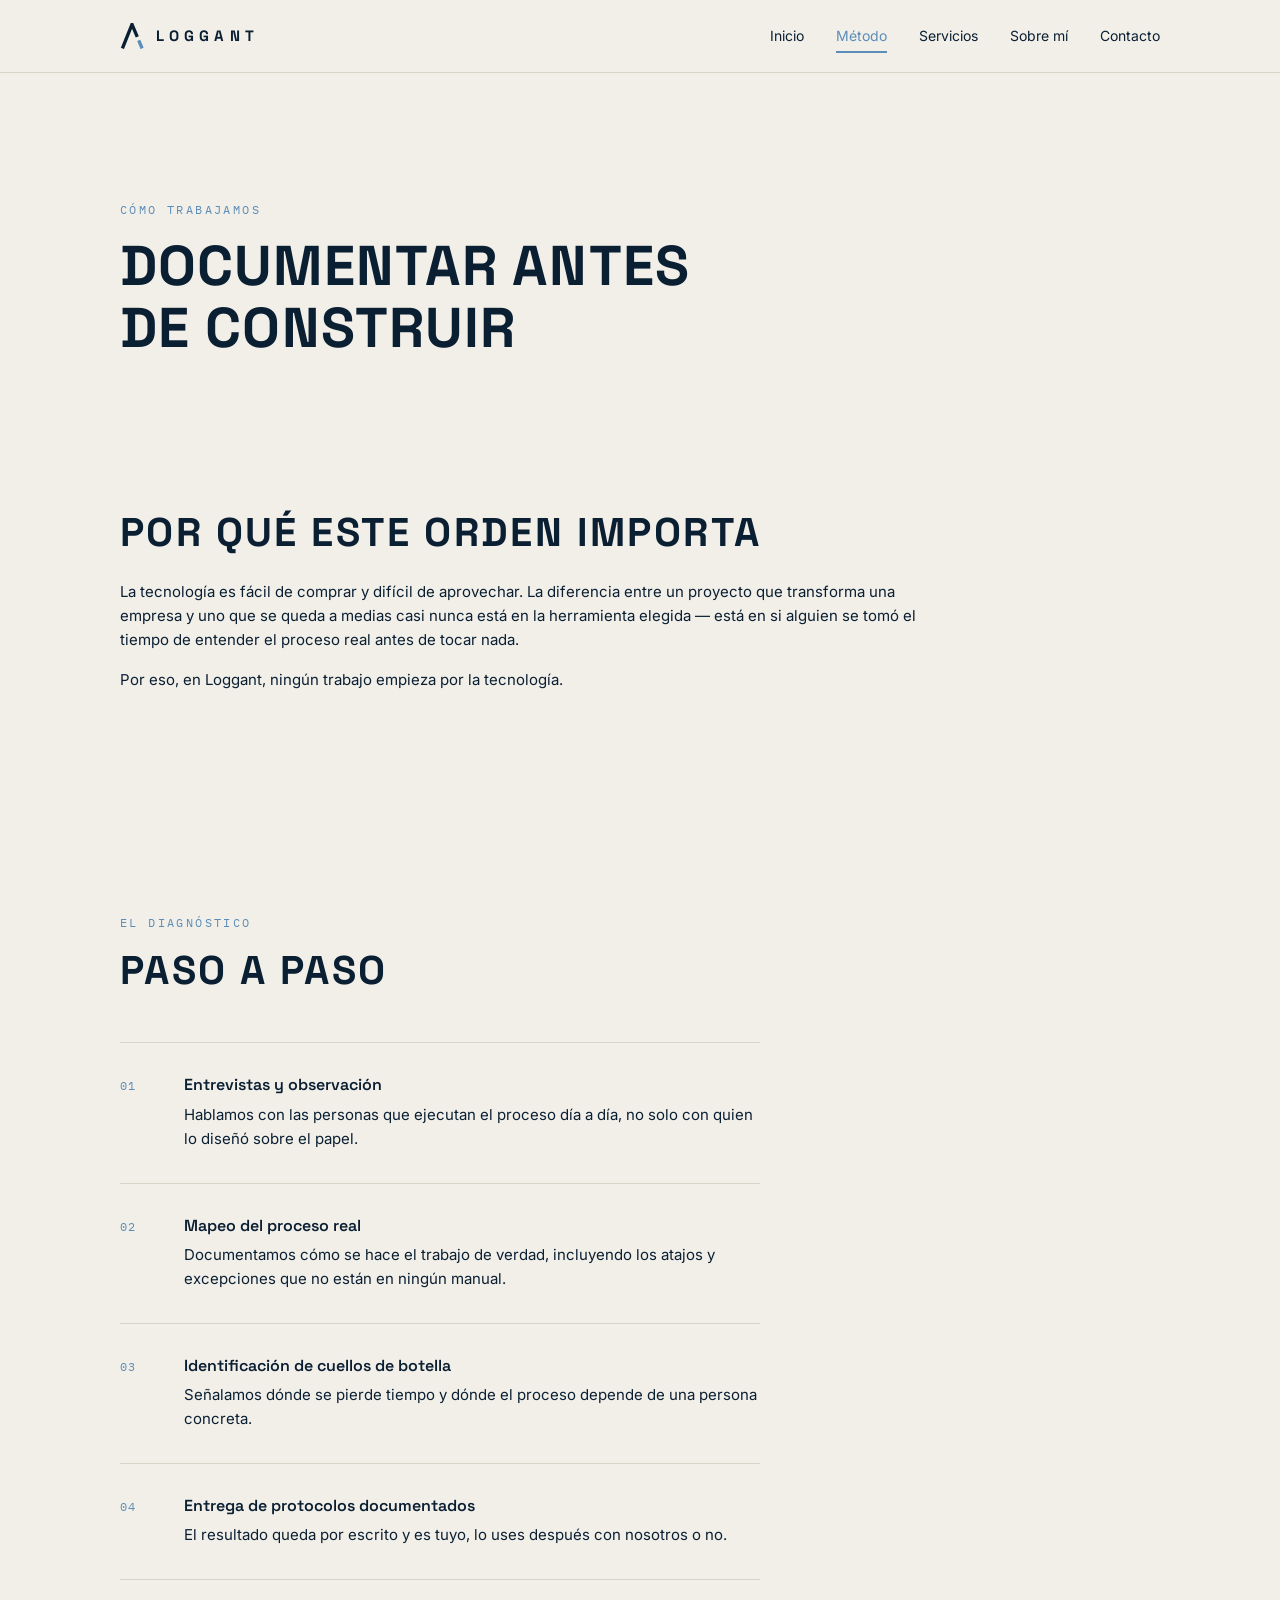
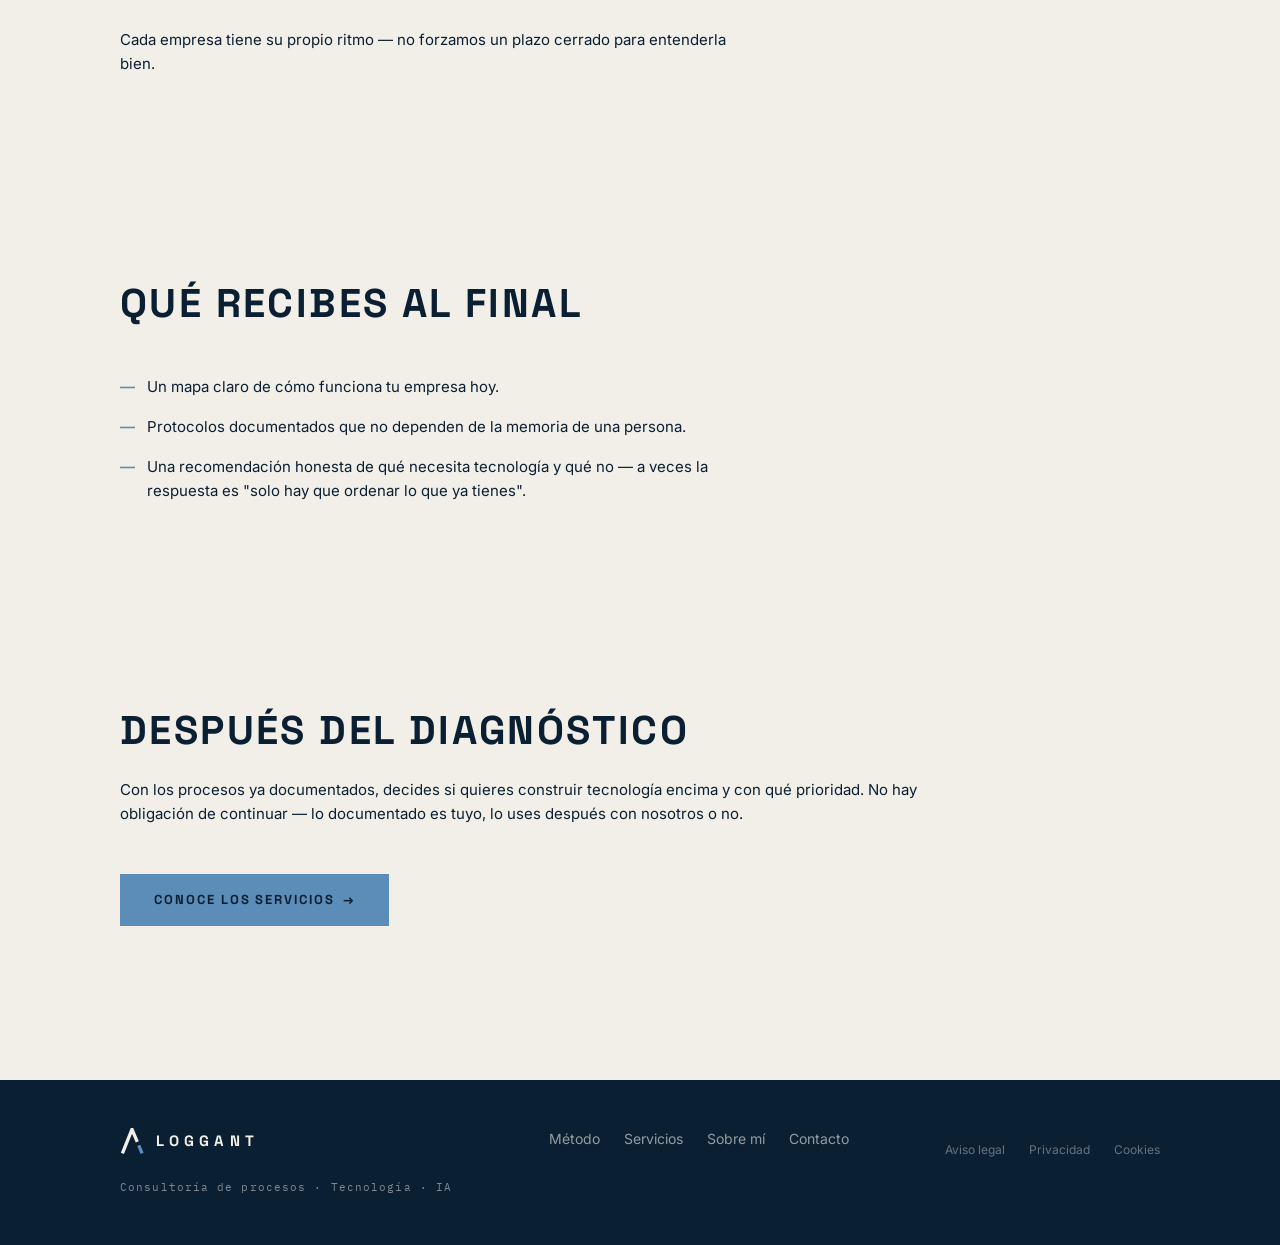
<file: metodo.html>
<!DOCTYPE html>
<html lang="es">
<head>
  <meta charset="UTF-8">
  <meta name="viewport" content="width=device-width, initial-scale=1.0">
  <title>Método: documentar antes de automatizar | Loggant</title>
  <meta name="description" content="Documentar antes de construir. Ningún trabajo empieza por la tecnología. Entendemos el proceso real antes de tocar nada.">
  <link rel="canonical" href="https://loggant.com/metodo">
  <meta property="og:type" content="website">
  <meta property="og:site_name" content="Loggant">
  <meta property="og:locale" content="es_ES">
  <meta property="og:title" content="Método: documentar antes de automatizar | Loggant">
  <meta property="og:description" content="Documentar antes de construir. Ningún trabajo empieza por la tecnología. Entendemos el proceso real antes de tocar nada.">
  <meta property="og:url" content="https://loggant.com/metodo">
  <meta property="og:image" content="https://loggant.com/og-image.png">
  <meta property="og:image:width" content="1200">
  <meta property="og:image:height" content="630">
  <meta property="og:image:alt" content="Loggant — Consultoría de procesos, tecnología e IA">
  <meta name="twitter:card" content="summary_large_image">
  <meta name="twitter:title" content="Método: documentar antes de automatizar | Loggant">
  <meta name="twitter:description" content="Documentar antes de construir. Ningún trabajo empieza por la tecnología. Entendemos el proceso real antes de tocar nada.">
  <meta name="twitter:image" content="https://loggant.com/og-image.png">
  <link rel="icon" href="/favicon.ico" sizes="48x48">
  <link rel="icon" type="image/svg+xml" href="/favicon.svg">
  <link rel="apple-touch-icon" href="/apple-touch-icon.png">
  <link rel="preconnect" href="https://fonts.googleapis.com">
  <link rel="preconnect" href="https://fonts.gstatic.com" crossorigin>
  <link href="https://fonts.googleapis.com/css2?family=Space+Grotesk:wght@700&family=Inter:wght@400;600&family=IBM+Plex+Mono:wght@400&display=swap" rel="stylesheet">
  <link rel="stylesheet" href="css/style.css">
</head>
<body>

  <!-- Header -->
  <header class="header">
    <div class="container header__inner">
      <a href="/" class="logo" aria-label="Loggant — Inicio">
        <svg class="logo-symbol" viewBox="0 0 50 56" fill="none" xmlns="http://www.w3.org/2000/svg" aria-hidden="true">
          <path d="M5 53 L25 3 L36 29" stroke="currentColor" stroke-width="7" stroke-linecap="butt" stroke-linejoin="miter"/>
          <line x1="39" y1="36" x2="46" y2="53" stroke="#5B8DB8" stroke-width="7" stroke-linecap="butt"/>
        </svg>
        <span class="logo-wordmark">Loggant</span>
      </a>
      <button class="hamburger" aria-label="Abrir menú" aria-expanded="false">
        <span></span><span></span><span></span>
      </button>
      <nav class="nav" role="navigation">
        <a href="/" class="nav__link">Inicio</a>
        <a href="/metodo" class="nav__link nav__link--active">Método</a>
        <a href="/servicios" class="nav__link">Servicios</a>
        <a href="/sobre-mi" class="nav__link">Sobre mí</a>
        <a href="/contacto" class="nav__link">Contacto</a>
      </nav>
    </div>
  </header>

  <main>

    <!-- Hero -->
    <section class="hero">
      <div class="container">
        <p class="eyebrow">Cómo trabajamos</p>
        <h1>Documentar antes de construir</h1>
      </div>
    </section>

    <!-- Por qué este orden importa -->
    <section class="section" style="padding-top: 0;">
      <div class="container">
        <div class="content-block content-block--wide">
          <h2>Por qué este orden importa</h2>
          <p>La tecnología es fácil de comprar y difícil de aprovechar. La diferencia entre un proyecto que transforma una empresa y uno que se queda a medias casi nunca está en la herramienta elegida — está en si alguien se tomó el tiempo de entender el proceso real antes de tocar nada.</p>
          <p>Por eso, en Loggant, ningún trabajo empieza por la tecnología.</p>
        </div>
      </div>
    </section>

    <!-- El Diagnóstico, paso a paso -->
    <section class="section">
      <div class="container">
        <div class="content-block">
          <p class="eyebrow">El Diagnóstico</p>
          <h2>Paso a paso</h2>
        </div>
        <div class="steps mt-md" style="max-width: 640px;">
          <div class="step">
            <span class="step__number"></span>
            <div>
              <h3><strong>Entrevistas y observación</strong></h3>
              <p>Hablamos con las personas que ejecutan el proceso día a día, no solo con quien lo diseñó sobre el papel.</p>
            </div>
          </div>
          <div class="step">
            <span class="step__number"></span>
            <div>
              <h3><strong>Mapeo del proceso real</strong></h3>
              <p>Documentamos cómo se hace el trabajo de verdad, incluyendo los atajos y excepciones que no están en ningún manual.</p>
            </div>
          </div>
          <div class="step">
            <span class="step__number"></span>
            <div>
              <h3><strong>Identificación de cuellos de botella</strong></h3>
              <p>Señalamos dónde se pierde tiempo y dónde el proceso depende de una persona concreta.</p>
            </div>
          </div>
          <div class="step">
            <span class="step__number"></span>
            <div>
              <h3><strong>Entrega de protocolos documentados</strong></h3>
              <p>El resultado queda por escrito y es tuyo, lo uses después con nosotros o no.</p>
            </div>
          </div>
        </div>
        <p class="mt-md" style="max-width: 640px; font-size: 0.9375rem;">Cada empresa tiene su propio ritmo — no forzamos un plazo cerrado para entenderla bien.</p>
      </div>
    </section>

    <!-- Qué recibes al final -->
    <section class="section">
      <div class="container">
        <div class="content-block">
          <h2>Qué recibes al final</h2>
        </div>
        <ul class="deliverables mt-md" style="max-width: 640px;">
          <li>Un mapa claro de cómo funciona tu empresa hoy.</li>
          <li>Protocolos documentados que no dependen de la memoria de una persona.</li>
          <li>Una recomendación honesta de qué necesita tecnología y qué no — a veces la respuesta es "solo hay que ordenar lo que ya tienes".</li>
        </ul>
      </div>
    </section>

    <!-- Después del Diagnóstico -->
    <section class="section">
      <div class="container">
        <div class="content-block content-block--wide">
          <h2>Después del Diagnóstico</h2>
          <p>Con los procesos ya documentados, decides si quieres construir tecnología encima y con qué prioridad. No hay obligación de continuar — lo documentado es tuyo, lo uses después con nosotros o no.</p>
          <div class="mt-md">
            <a href="/servicios" class="btn btn--primary">Conoce los servicios <span class="arrow">→</span></a>
          </div>
        </div>
      </div>
    </section>

  </main>

  <!-- Footer -->
  <footer class="footer">
    <div class="container footer__inner">
      <div>
        <a href="/" class="logo" aria-label="Loggant — Inicio">
          <svg class="logo-symbol" viewBox="0 0 50 56" fill="none" xmlns="http://www.w3.org/2000/svg" aria-hidden="true">
            <path d="M5 53 L25 3 L36 29" stroke="currentColor" stroke-width="7" stroke-linecap="butt" stroke-linejoin="miter"/>
            <line x1="39" y1="36" x2="46" y2="53" stroke="#5B8DB8" stroke-width="7" stroke-linecap="butt"/>
          </svg>
          <span class="logo-wordmark">Loggant</span>
        </a>
        <p class="footer__copy mt-sm">Consultoría de procesos · Tecnología · IA</p>
      </div>
      <nav class="footer__nav">
        <a href="/metodo">Método</a>
        <a href="/servicios">Servicios</a>
        <a href="/sobre-mi">Sobre mí</a>
        <a href="/contacto">Contacto</a>
      </nav>
      <nav class="footer__legal">
        <a href="/aviso-legal">Aviso legal</a>
        <a href="/privacidad">Privacidad</a>
        <a href="/cookies">Cookies</a>
      </nav>
    </div>
  </footer>

  <script src="js/main.js"></script>
</body>
</html>
</file>
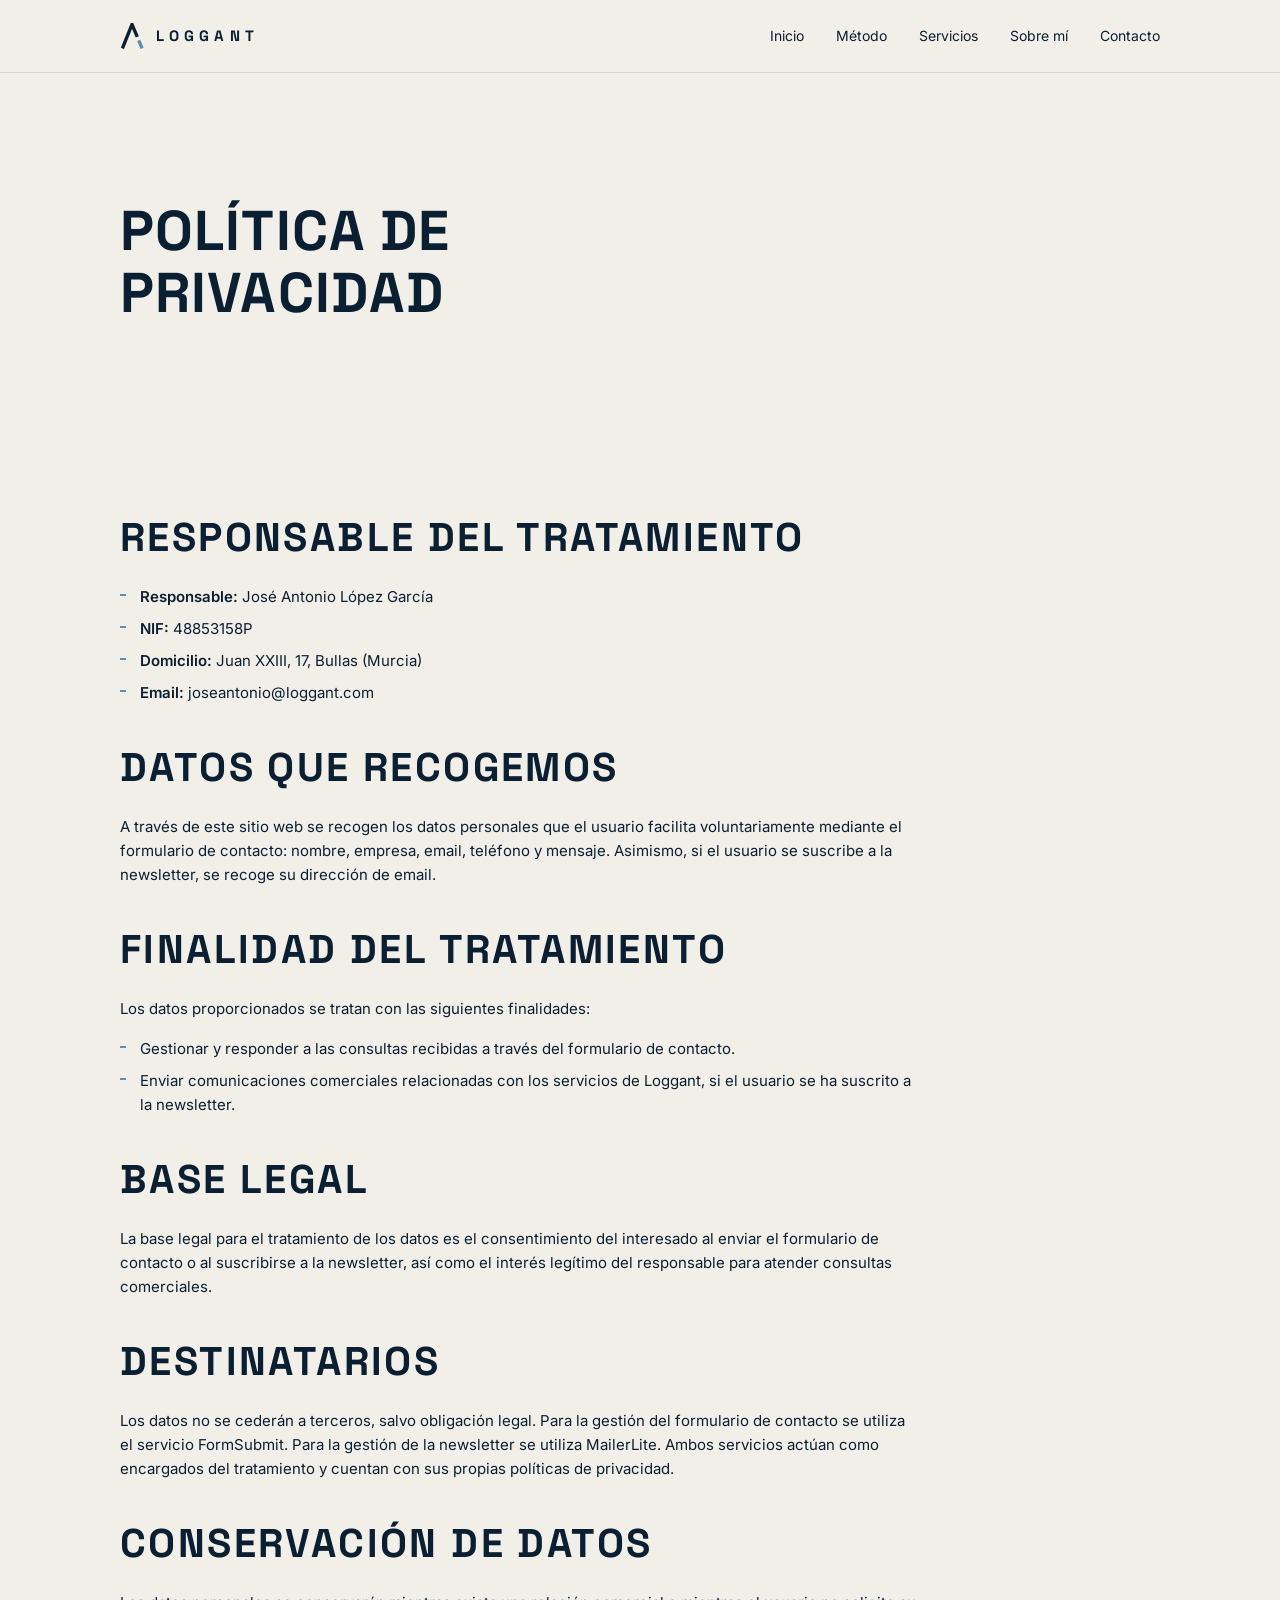
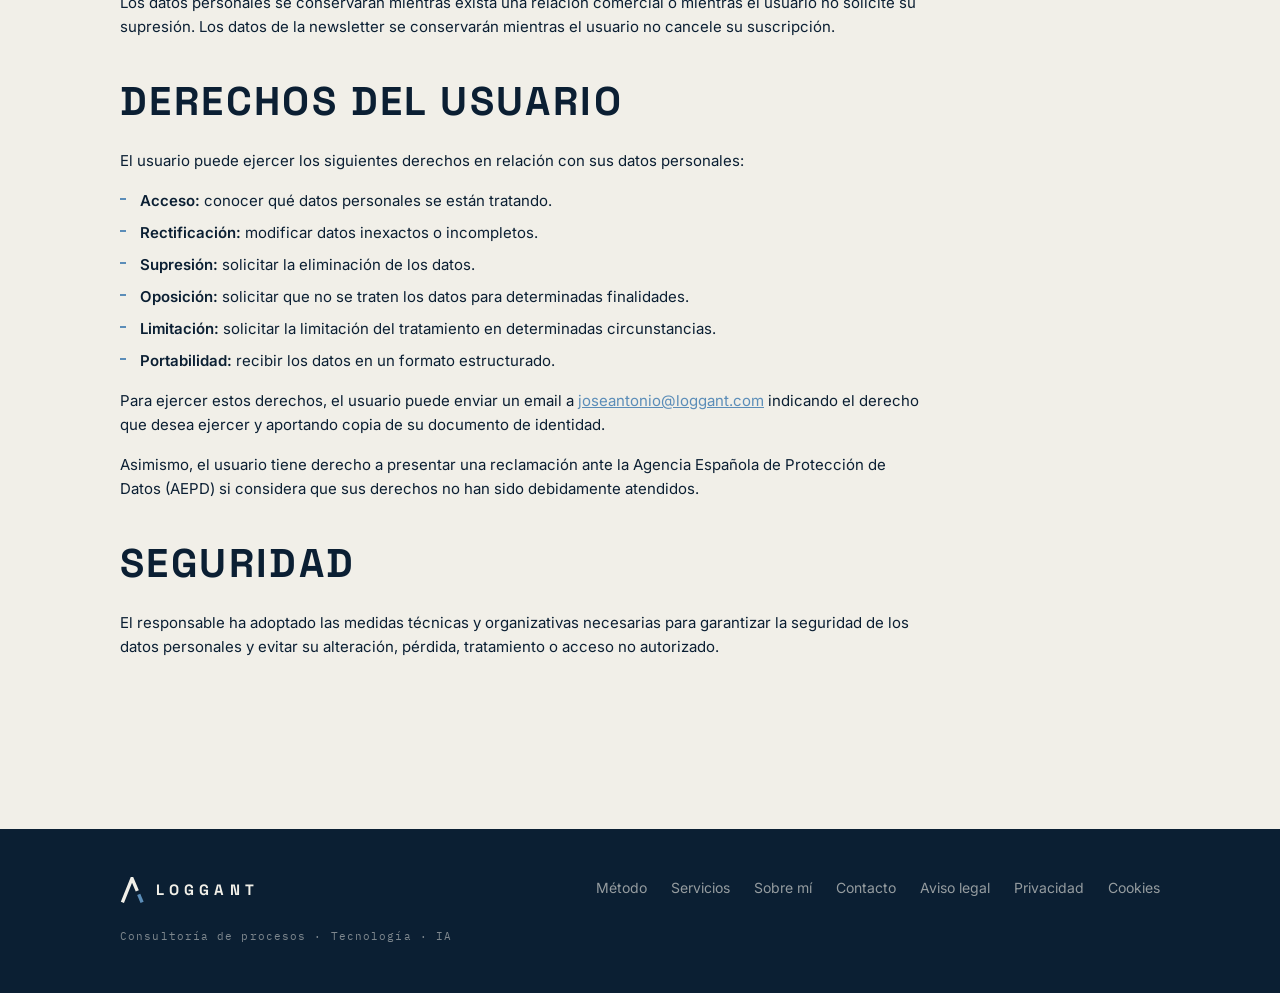
<file: privacidad.html>
<!DOCTYPE html>
<html lang="es">
<head>
  <meta charset="UTF-8">
  <meta name="viewport" content="width=device-width, initial-scale=1.0">
  <title>Política de privacidad — Loggant</title>
  <meta name="description" content="Política de privacidad y protección de datos de loggant.com.">
  <link rel="canonical" href="https://loggant.com/privacidad">
  <meta property="og:type" content="website">
  <meta property="og:site_name" content="Loggant">
  <meta property="og:locale" content="es_ES">
  <meta property="og:title" content="Política de privacidad — Loggant">
  <meta property="og:description" content="Política de privacidad y protección de datos de loggant.com.">
  <meta property="og:url" content="https://loggant.com/privacidad">
  <meta property="og:image" content="https://loggant.com/og-image.png">
  <meta property="og:image:width" content="1200">
  <meta property="og:image:height" content="630">
  <meta property="og:image:alt" content="Loggant — Consultoría de procesos, tecnología e IA">
  <meta name="twitter:card" content="summary_large_image">
  <meta name="twitter:title" content="Política de privacidad — Loggant">
  <meta name="twitter:description" content="Política de privacidad y protección de datos de loggant.com.">
  <meta name="twitter:image" content="https://loggant.com/og-image.png">
  <link rel="icon" href="/favicon.ico" sizes="48x48">
  <link rel="icon" type="image/svg+xml" href="/favicon.svg">
  <link rel="apple-touch-icon" href="/apple-touch-icon.png">
  <link rel="preconnect" href="https://fonts.googleapis.com">
  <link rel="preconnect" href="https://fonts.gstatic.com" crossorigin>
  <link href="https://fonts.googleapis.com/css2?family=Space+Grotesk:wght@700&family=Inter:wght@400;600&family=IBM+Plex+Mono:wght@400&display=swap" rel="stylesheet">
  <link rel="stylesheet" href="css/style.css">
</head>
<body>

  <!-- Header -->
  <header class="header">
    <div class="container header__inner">
      <a href="/" class="logo" aria-label="Loggant — Inicio">
        <svg class="logo-symbol" viewBox="0 0 50 56" fill="none" xmlns="http://www.w3.org/2000/svg" aria-hidden="true">
          <path d="M5 53 L25 3 L36 29" stroke="currentColor" stroke-width="7" stroke-linecap="butt" stroke-linejoin="miter"/>
          <line x1="39" y1="36" x2="46" y2="53" stroke="#5B8DB8" stroke-width="7" stroke-linecap="butt"/>
        </svg>
        <span class="logo-wordmark">Loggant</span>
      </a>
      <button class="hamburger" aria-label="Abrir menú" aria-expanded="false">
        <span></span><span></span><span></span>
      </button>
      <nav class="nav" role="navigation">
        <a href="/" class="nav__link">Inicio</a>
        <a href="/metodo" class="nav__link">Método</a>
        <a href="/servicios" class="nav__link">Servicios</a>
        <a href="/sobre-mi" class="nav__link">Sobre mí</a>
        <a href="/contacto" class="nav__link">Contacto</a>
      </nav>
    </div>
  </header>

  <main>

    <section class="hero">
      <div class="container">
        <h1>Política de privacidad</h1>
      </div>
    </section>

    <section class="section" style="padding-top: 0;">
      <div class="container">
        <div class="content-block content-block--wide legal-text">

          <h2>Responsable del tratamiento</h2>
          <ul class="legal-list">
            <li><strong>Responsable:</strong> José Antonio López García</li>
            <li><strong>NIF:</strong> 48853158P</li>
            <li><strong>Domicilio:</strong> Juan XXIII, 17, Bullas (Murcia)</li>
            <li><strong>Email:</strong> joseantonio@loggant.com</li>
          </ul>

          <h2>Datos que recogemos</h2>
          <p>A través de este sitio web se recogen los datos personales que el usuario facilita voluntariamente mediante el formulario de contacto: nombre, empresa, email, teléfono y mensaje. Asimismo, si el usuario se suscribe a la newsletter, se recoge su dirección de email.</p>

          <h2>Finalidad del tratamiento</h2>
          <p>Los datos proporcionados se tratan con las siguientes finalidades:</p>
          <ul class="legal-list">
            <li>Gestionar y responder a las consultas recibidas a través del formulario de contacto.</li>
            <li>Enviar comunicaciones comerciales relacionadas con los servicios de Loggant, si el usuario se ha suscrito a la newsletter.</li>
          </ul>

          <h2>Base legal</h2>
          <p>La base legal para el tratamiento de los datos es el consentimiento del interesado al enviar el formulario de contacto o al suscribirse a la newsletter, así como el interés legítimo del responsable para atender consultas comerciales.</p>

          <h2>Destinatarios</h2>
          <p>Los datos no se cederán a terceros, salvo obligación legal. Para la gestión del formulario de contacto se utiliza el servicio FormSubmit. Para la gestión de la newsletter se utiliza MailerLite. Ambos servicios actúan como encargados del tratamiento y cuentan con sus propias políticas de privacidad.</p>

          <h2>Conservación de datos</h2>
          <p>Los datos personales se conservarán mientras exista una relación comercial o mientras el usuario no solicite su supresión. Los datos de la newsletter se conservarán mientras el usuario no cancele su suscripción.</p>

          <h2>Derechos del usuario</h2>
          <p>El usuario puede ejercer los siguientes derechos en relación con sus datos personales:</p>
          <ul class="legal-list">
            <li><strong>Acceso:</strong> conocer qué datos personales se están tratando.</li>
            <li><strong>Rectificación:</strong> modificar datos inexactos o incompletos.</li>
            <li><strong>Supresión:</strong> solicitar la eliminación de los datos.</li>
            <li><strong>Oposición:</strong> solicitar que no se traten los datos para determinadas finalidades.</li>
            <li><strong>Limitación:</strong> solicitar la limitación del tratamiento en determinadas circunstancias.</li>
            <li><strong>Portabilidad:</strong> recibir los datos en un formato estructurado.</li>
          </ul>
          <p>Para ejercer estos derechos, el usuario puede enviar un email a <a href="mailto:joseantonio@loggant.com">joseantonio@loggant.com</a> indicando el derecho que desea ejercer y aportando copia de su documento de identidad.</p>
          <p>Asimismo, el usuario tiene derecho a presentar una reclamación ante la Agencia Española de Protección de Datos (AEPD) si considera que sus derechos no han sido debidamente atendidos.</p>

          <h2>Seguridad</h2>
          <p>El responsable ha adoptado las medidas técnicas y organizativas necesarias para garantizar la seguridad de los datos personales y evitar su alteración, pérdida, tratamiento o acceso no autorizado.</p>

        </div>
      </div>
    </section>

  </main>

  <!-- Footer -->
  <footer class="footer">
    <div class="container footer__inner">
      <div>
        <a href="/" class="logo" aria-label="Loggant — Inicio">
          <svg class="logo-symbol" viewBox="0 0 50 56" fill="none" xmlns="http://www.w3.org/2000/svg" aria-hidden="true">
            <path d="M5 53 L25 3 L36 29" stroke="currentColor" stroke-width="7" stroke-linecap="butt" stroke-linejoin="miter"/>
            <line x1="39" y1="36" x2="46" y2="53" stroke="#5B8DB8" stroke-width="7" stroke-linecap="butt"/>
          </svg>
          <span class="logo-wordmark">Loggant</span>
        </a>
        <p class="footer__copy mt-sm">Consultoría de procesos · Tecnología · IA</p>
      </div>
      <nav class="footer__nav">
        <a href="/metodo">Método</a>
        <a href="/servicios">Servicios</a>
        <a href="/sobre-mi">Sobre mí</a>
        <a href="/contacto">Contacto</a>
        <a href="/aviso-legal">Aviso legal</a>
        <a href="/privacidad">Privacidad</a>
        <a href="/cookies">Cookies</a>
      </nav>
    </div>
  </footer>

  <script src="js/main.js"></script>
</body>
</html>
</file>
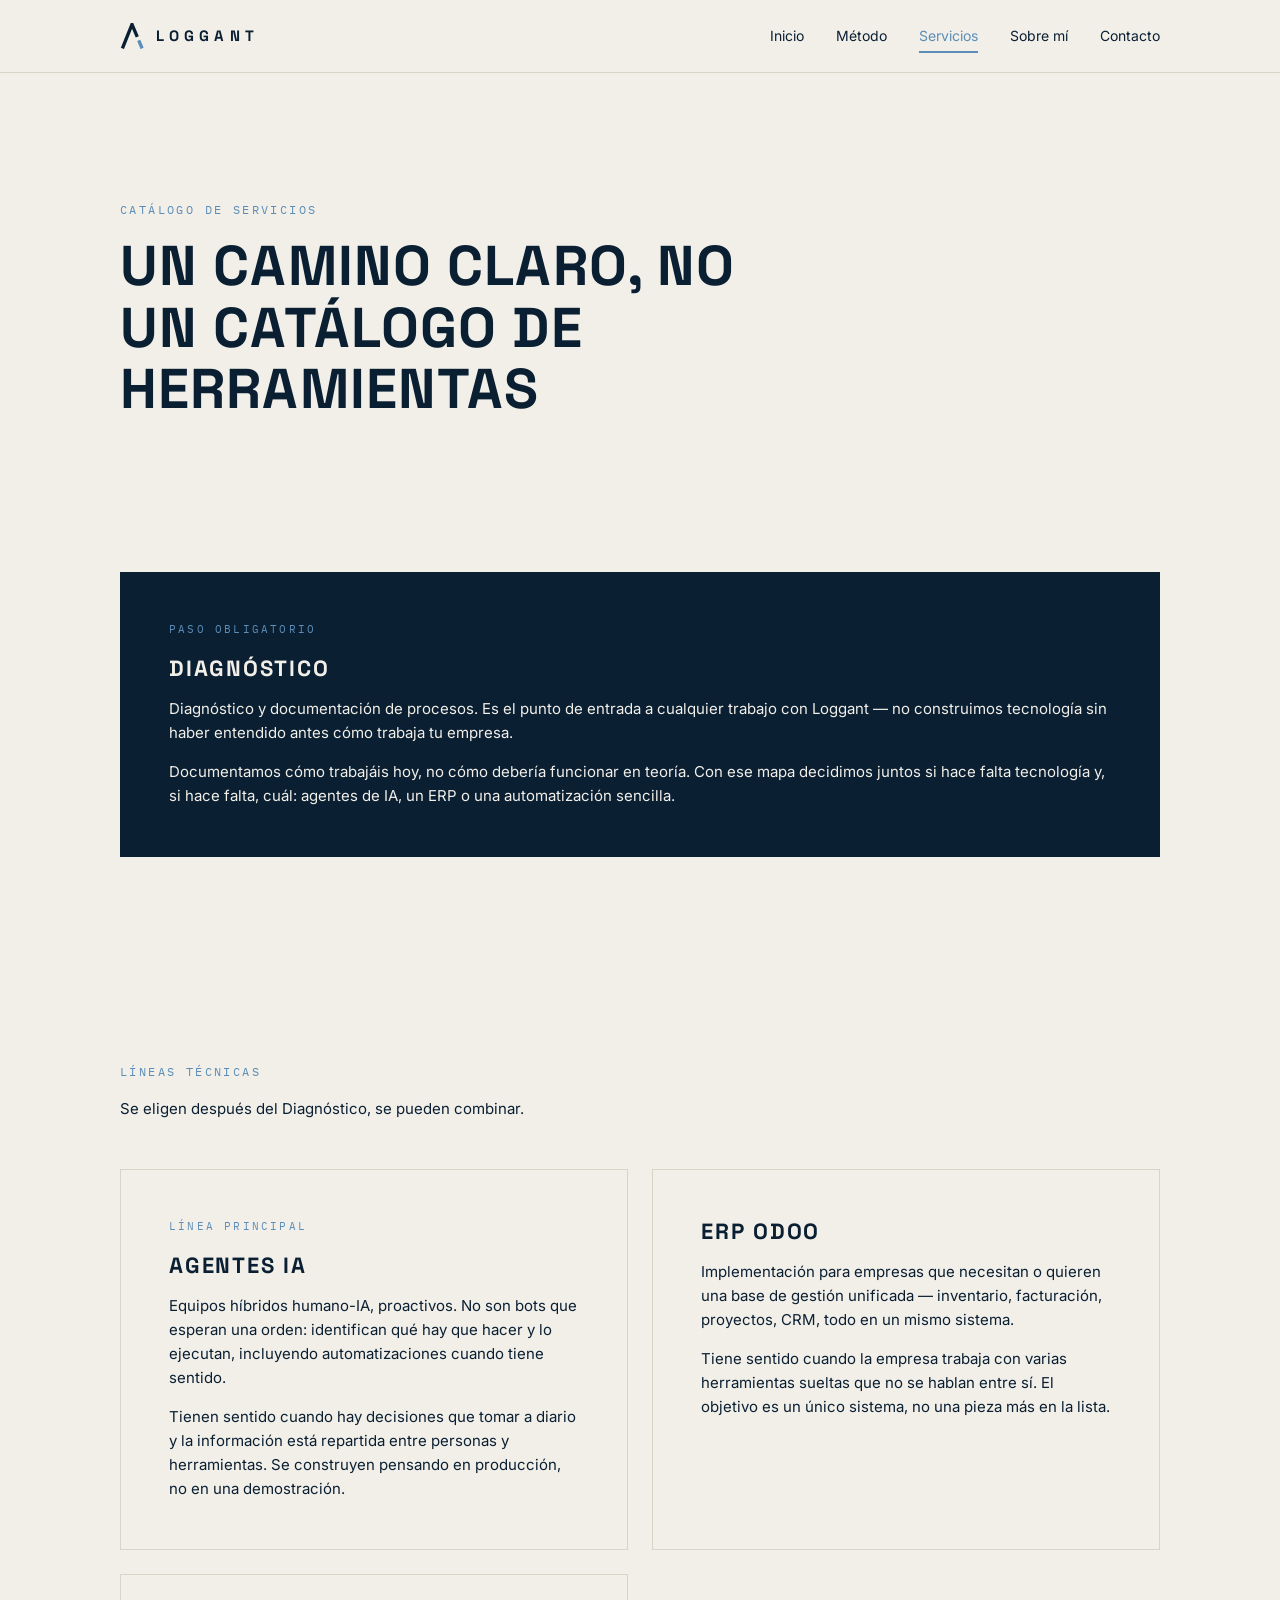
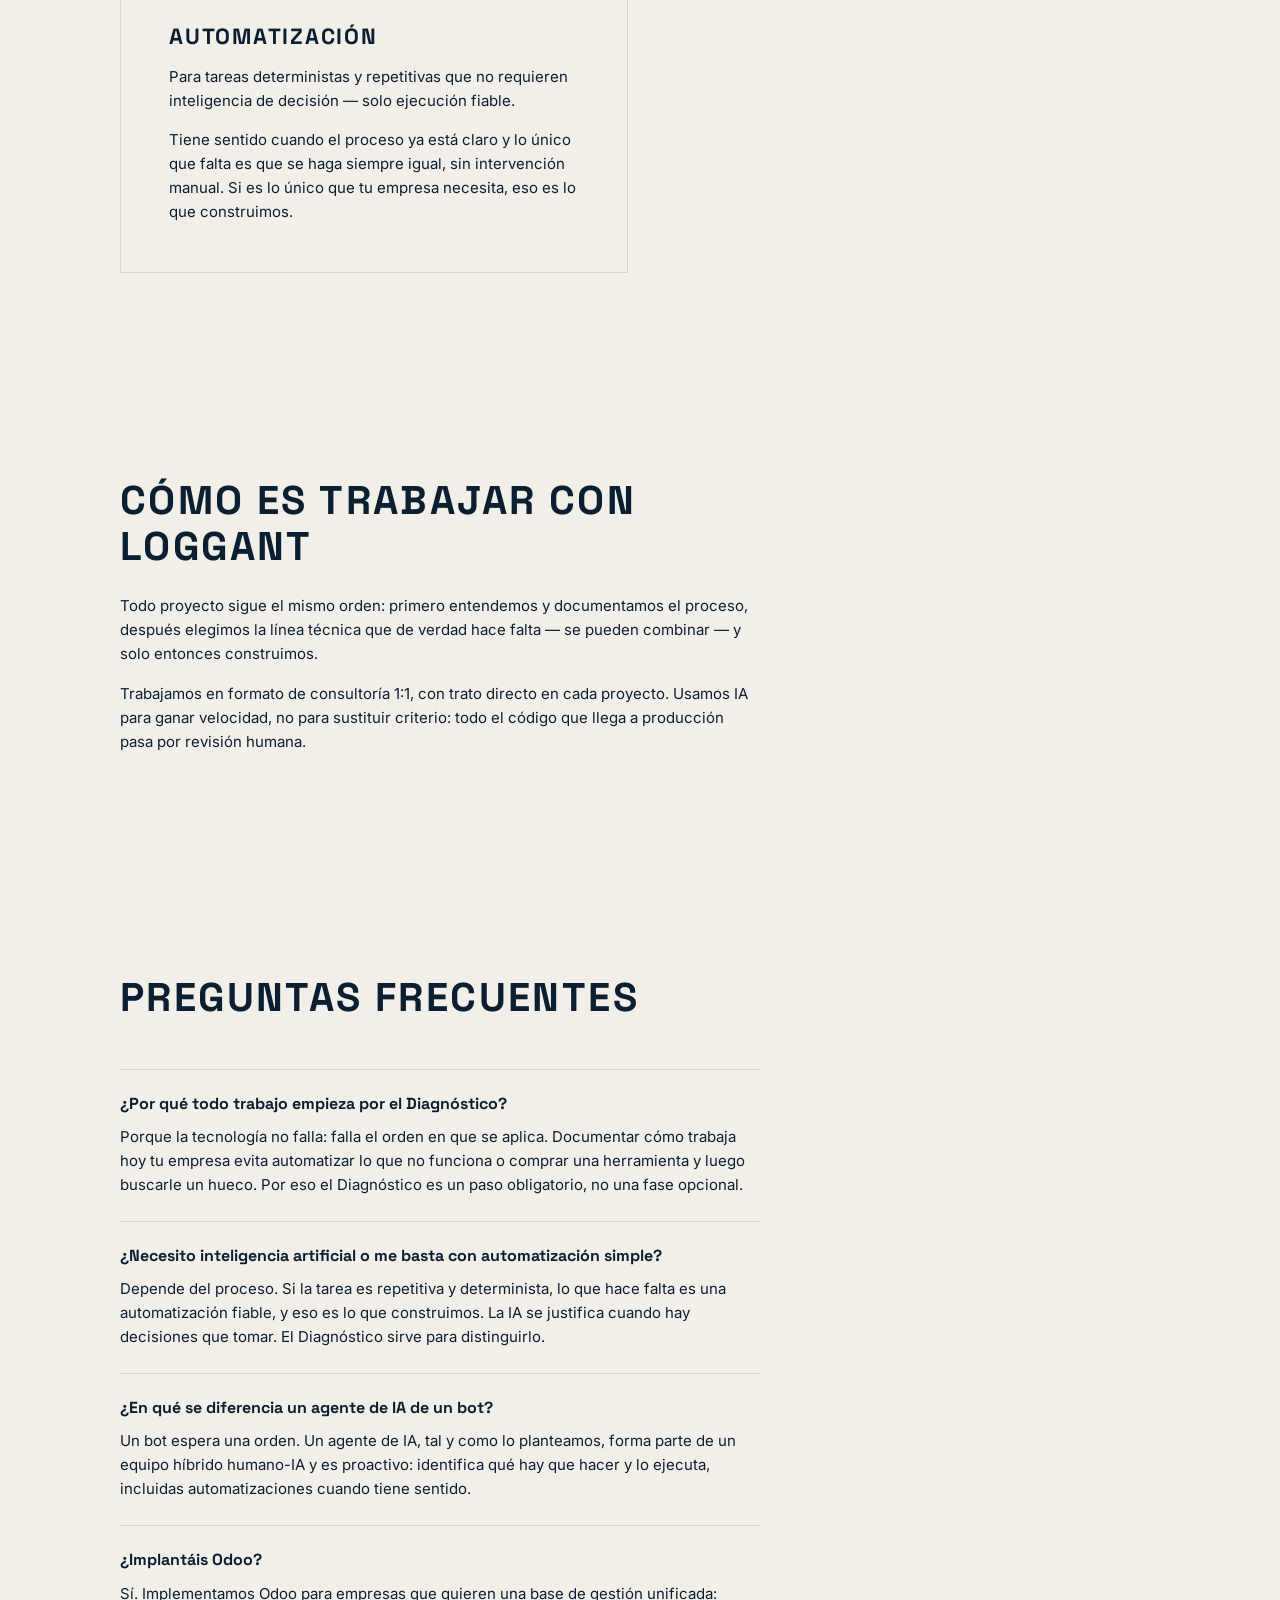
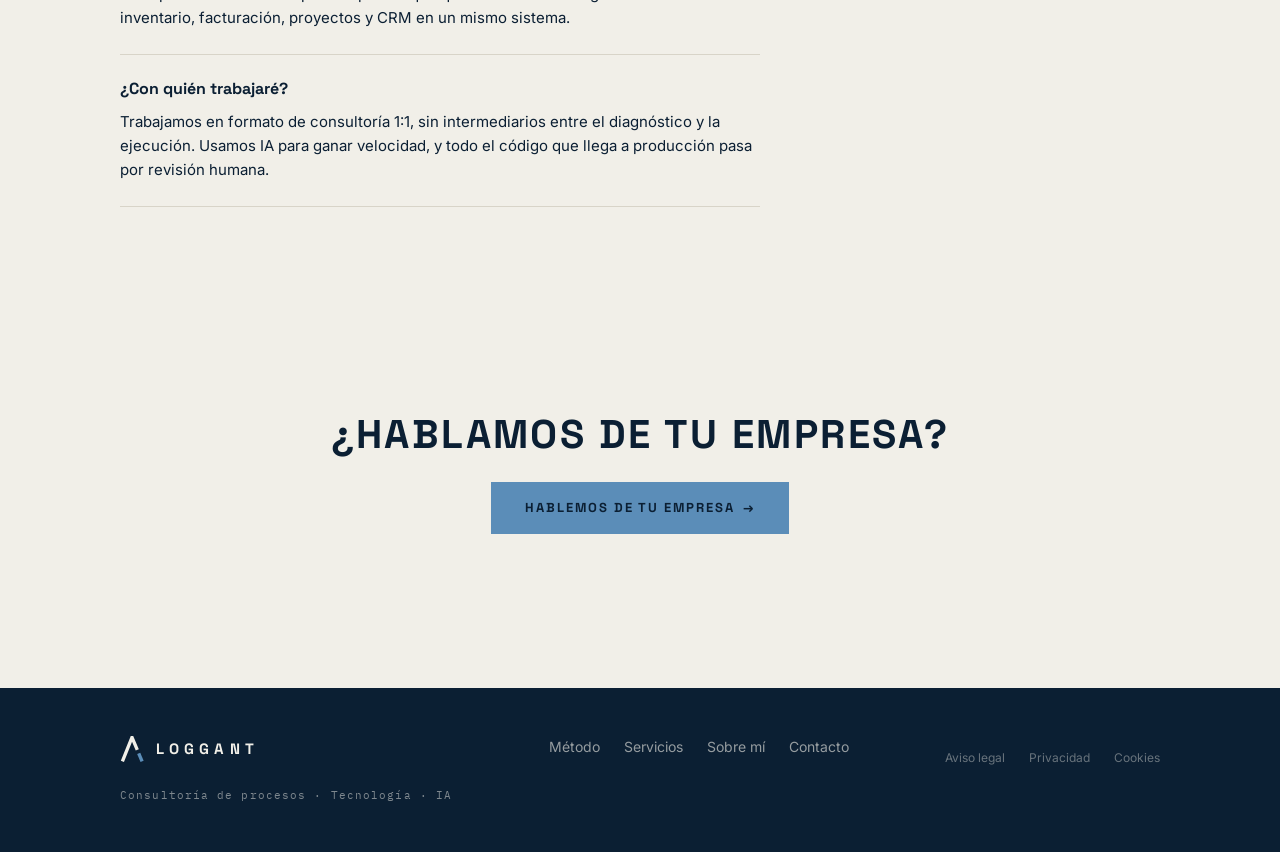
<file: servicios.html>
<!DOCTYPE html>
<html lang="es">
<head>
  <meta charset="UTF-8">
  <meta name="viewport" content="width=device-width, initial-scale=1.0">
  <title>Servicios: agentes IA, ERP Odoo y automatización | Loggant</title>
  <meta name="description" content="Un camino claro, no un catálogo de herramientas. Diagnóstico de procesos, agentes IA, ERP Odoo y automatización simple.">
  <link rel="canonical" href="https://loggant.com/servicios">
  <meta property="og:type" content="website">
  <meta property="og:site_name" content="Loggant">
  <meta property="og:locale" content="es_ES">
  <meta property="og:title" content="Servicios: agentes IA, ERP Odoo y automatización | Loggant">
  <meta property="og:description" content="Un camino claro, no un catálogo de herramientas. Diagnóstico de procesos, agentes IA, ERP Odoo y automatización simple.">
  <meta property="og:url" content="https://loggant.com/servicios">
  <meta property="og:image" content="https://loggant.com/og-image.png">
  <meta property="og:image:width" content="1200">
  <meta property="og:image:height" content="630">
  <meta property="og:image:alt" content="Loggant — Consultoría de procesos, tecnología e IA">
  <meta name="twitter:card" content="summary_large_image">
  <meta name="twitter:title" content="Servicios: agentes IA, ERP Odoo y automatización | Loggant">
  <meta name="twitter:description" content="Un camino claro, no un catálogo de herramientas. Diagnóstico de procesos, agentes IA, ERP Odoo y automatización simple.">
  <meta name="twitter:image" content="https://loggant.com/og-image.png">
  <link rel="icon" href="/favicon.ico" sizes="48x48">
  <link rel="icon" type="image/svg+xml" href="/favicon.svg">
  <link rel="apple-touch-icon" href="/apple-touch-icon.png">
  <link rel="preconnect" href="https://fonts.googleapis.com">
  <link rel="preconnect" href="https://fonts.gstatic.com" crossorigin>
  <link href="https://fonts.googleapis.com/css2?family=Space+Grotesk:wght@700&family=Inter:wght@400;600&family=IBM+Plex+Mono:wght@400&display=swap" rel="stylesheet">
  <link rel="stylesheet" href="css/style.css">
  <script type="application/ld+json">
{
  "@context": "https://schema.org",
  "@graph": [
    {
      "@type": "Service",
      "name": "Diagnóstico de procesos",
      "description": "Diagnóstico y documentación de los procesos reales de la empresa. Es el punto de entrada a cualquier trabajo con Loggant.",
      "provider": {
        "@id": "https://loggant.com/#organization"
      },
      "areaServed": {
        "@type": "Country",
        "name": "España"
      }
    },
    {
      "@type": "Service",
      "name": "Agentes de IA",
      "description": "Equipos híbridos humano-IA y proactivos que identifican qué hay que hacer y lo ejecutan, incluyendo automatizaciones cuando tiene sentido.",
      "provider": {
        "@id": "https://loggant.com/#organization"
      },
      "areaServed": {
        "@type": "Country",
        "name": "España"
      }
    },
    {
      "@type": "Service",
      "name": "Implementación de ERP Odoo",
      "description": "Implementación de Odoo como base de gestión unificada: inventario, facturación, proyectos y CRM.",
      "provider": {
        "@id": "https://loggant.com/#organization"
      },
      "areaServed": {
        "@type": "Country",
        "name": "España"
      }
    },
    {
      "@type": "Service",
      "name": "Automatización de procesos",
      "description": "Automatización fiable de tareas deterministas y repetitivas que no requieren inteligencia de decisión.",
      "provider": {
        "@id": "https://loggant.com/#organization"
      },
      "areaServed": {
        "@type": "Country",
        "name": "España"
      }
    },
    {
      "@type": "FAQPage",
      "mainEntity": [
        {
          "@type": "Question",
          "name": "¿Por qué todo trabajo empieza por el Diagnóstico?",
          "acceptedAnswer": {
            "@type": "Answer",
            "text": "Porque la tecnología no falla: falla el orden en que se aplica. Documentar cómo trabaja hoy tu empresa evita automatizar lo que no funciona o comprar una herramienta y luego buscarle un hueco. Por eso el Diagnóstico es un paso obligatorio, no una fase opcional."
          }
        },
        {
          "@type": "Question",
          "name": "¿Necesito inteligencia artificial o me basta con automatización simple?",
          "acceptedAnswer": {
            "@type": "Answer",
            "text": "Depende del proceso. Si la tarea es repetitiva y determinista, lo que hace falta es una automatización fiable, y eso es lo que construimos. La IA se justifica cuando hay decisiones que tomar. El Diagnóstico sirve para distinguirlo."
          }
        },
        {
          "@type": "Question",
          "name": "¿En qué se diferencia un agente de IA de un bot?",
          "acceptedAnswer": {
            "@type": "Answer",
            "text": "Un bot espera una orden. Un agente de IA, tal y como lo planteamos, forma parte de un equipo híbrido humano-IA y es proactivo: identifica qué hay que hacer y lo ejecuta, incluidas automatizaciones cuando tiene sentido."
          }
        },
        {
          "@type": "Question",
          "name": "¿Implantáis Odoo?",
          "acceptedAnswer": {
            "@type": "Answer",
            "text": "Sí. Implementamos Odoo para empresas que quieren una base de gestión unificada: inventario, facturación, proyectos y CRM en un mismo sistema."
          }
        },
        {
          "@type": "Question",
          "name": "¿Con quién trabajaré?",
          "acceptedAnswer": {
            "@type": "Answer",
            "text": "Trabajamos en formato de consultoría 1:1, sin intermediarios entre el diagnóstico y la ejecución. Usamos IA para ganar velocidad, y todo el código que llega a producción pasa por revisión humana."
          }
        }
      ]
    }
  ]
}
  </script>
</head>
<body>

  <!-- Header -->
  <header class="header">
    <div class="container header__inner">
      <a href="/" class="logo" aria-label="Loggant — Inicio">
        <svg class="logo-symbol" viewBox="0 0 50 56" fill="none" xmlns="http://www.w3.org/2000/svg" aria-hidden="true">
          <path d="M5 53 L25 3 L36 29" stroke="currentColor" stroke-width="7" stroke-linecap="butt" stroke-linejoin="miter"/>
          <line x1="39" y1="36" x2="46" y2="53" stroke="#5B8DB8" stroke-width="7" stroke-linecap="butt"/>
        </svg>
        <span class="logo-wordmark">Loggant</span>
      </a>
      <button class="hamburger" aria-label="Abrir menú" aria-expanded="false">
        <span></span><span></span><span></span>
      </button>
      <nav class="nav" role="navigation">
        <a href="/" class="nav__link">Inicio</a>
        <a href="/metodo" class="nav__link">Método</a>
        <a href="/servicios" class="nav__link nav__link--active">Servicios</a>
        <a href="/sobre-mi" class="nav__link">Sobre mí</a>
        <a href="/contacto" class="nav__link">Contacto</a>
      </nav>
    </div>
  </header>

  <main>

    <!-- Hero -->
    <section class="hero">
      <div class="container">
        <p class="eyebrow">Catálogo de servicios</p>
        <h1>Un camino claro, no un catálogo de herramientas</h1>
      </div>
    </section>

    <!-- Diagnóstico -->
    <section class="section" style="padding-top: 0;">
      <div class="container">
        <div class="service-card service-card--primary">
          <span class="service-card__tag">Paso obligatorio</span>
          <h3>Diagnóstico</h3>
          <p>Diagnóstico y documentación de procesos. Es el punto de entrada a cualquier trabajo con Loggant — no construimos tecnología sin haber entendido antes cómo trabaja tu empresa.</p>
          <p>Documentamos cómo trabajáis hoy, no cómo debería funcionar en teoría. Con ese mapa decidimos juntos si hace falta tecnología y, si hace falta, cuál: agentes de IA, un ERP o una automatización sencilla.</p>
        </div>
      </div>
    </section>

    <!-- Líneas técnicas -->
    <section class="section">
      <div class="container">
        <div class="content-block mb-md">
          <p class="eyebrow">Líneas técnicas</p>
          <p>Se eligen después del Diagnóstico, se pueden combinar.</p>
        </div>

        <div class="services-grid">
          <div class="service-card">
            <span class="service-card__tag">Línea principal</span>
            <h3>Agentes IA</h3>
            <p>Equipos híbridos humano-IA, proactivos. No son bots que esperan una orden: identifican qué hay que hacer y lo ejecutan, incluyendo automatizaciones cuando tiene sentido.</p>
            <p>Tienen sentido cuando hay decisiones que tomar a diario y la información está repartida entre personas y herramientas. Se construyen pensando en producción, no en una demostración.</p>
          </div>
          <div class="service-card">
            <h3>ERP Odoo</h3>
            <p>Implementación para empresas que necesitan o quieren una base de gestión unificada — inventario, facturación, proyectos, CRM, todo en un mismo sistema.</p>
            <p>Tiene sentido cuando la empresa trabaja con varias herramientas sueltas que no se hablan entre sí. El objetivo es un único sistema, no una pieza más en la lista.</p>
          </div>
          <div class="service-card">
            <h3>Automatización</h3>
            <p>Para tareas deterministas y repetitivas que no requieren inteligencia de decisión — solo ejecución fiable.</p>
            <p>Tiene sentido cuando el proceso ya está claro y lo único que falta es que se haga siempre igual, sin intervención manual. Si es lo único que tu empresa necesita, eso es lo que construimos.</p>
          </div>
        </div>
      </div>
    </section>

    <!-- Cómo trabajamos -->
    <section class="section">
      <div class="container">
        <div class="content-block">
          <h2>Cómo es trabajar con Loggant</h2>
          <p>Todo proyecto sigue el mismo orden: primero entendemos y documentamos el proceso, después elegimos la línea técnica que de verdad hace falta — se pueden combinar — y solo entonces construimos.</p>
          <p>Trabajamos en formato de consultoría 1:1, con trato directo en cada proyecto. Usamos IA para ganar velocidad, no para sustituir criterio: todo el código que llega a producción pasa por revisión humana.</p>
        </div>
      </div>
    </section>

    <!-- FAQ -->
    <section class="section">
      <div class="container">
        <div class="content-block mb-md">
          <h2>Preguntas frecuentes</h2>
        </div>
        <div class="faq-list">
          <div class="faq-item">
            <h3>¿Por qué todo trabajo empieza por el Diagnóstico?</h3>
            <p>Porque la tecnología no falla: falla el orden en que se aplica. Documentar cómo trabaja hoy tu empresa evita automatizar lo que no funciona o comprar una herramienta y luego buscarle un hueco. Por eso el Diagnóstico es un paso obligatorio, no una fase opcional.</p>
          </div>
          <div class="faq-item">
            <h3>¿Necesito inteligencia artificial o me basta con automatización simple?</h3>
            <p>Depende del proceso. Si la tarea es repetitiva y determinista, lo que hace falta es una automatización fiable, y eso es lo que construimos. La IA se justifica cuando hay decisiones que tomar. El Diagnóstico sirve para distinguirlo.</p>
          </div>
          <div class="faq-item">
            <h3>¿En qué se diferencia un agente de IA de un bot?</h3>
            <p>Un bot espera una orden. Un agente de IA, tal y como lo planteamos, forma parte de un equipo híbrido humano-IA y es proactivo: identifica qué hay que hacer y lo ejecuta, incluidas automatizaciones cuando tiene sentido.</p>
          </div>
          <div class="faq-item">
            <h3>¿Implantáis Odoo?</h3>
            <p>Sí. Implementamos Odoo para empresas que quieren una base de gestión unificada: inventario, facturación, proyectos y CRM en un mismo sistema.</p>
          </div>
          <div class="faq-item">
            <h3>¿Con quién trabajaré?</h3>
            <p>Trabajamos en formato de consultoría 1:1, sin intermediarios entre el diagnóstico y la ejecución. Usamos IA para ganar velocidad, y todo el código que llega a producción pasa por revisión humana.</p>
          </div>
        </div>
      </div>
    </section>

    <!-- CTA -->
    <section class="section">
      <div class="container">
        <div class="content-block content-block--center">
          <h2>¿Hablamos de tu empresa?</h2>
          <div class="mt-sm">
            <a href="/contacto" class="btn btn--primary">Hablemos de tu empresa <span class="arrow">→</span></a>
          </div>
        </div>
      </div>
    </section>

  </main>

  <!-- Footer -->
  <footer class="footer">
    <div class="container footer__inner">
      <div>
        <a href="/" class="logo" aria-label="Loggant — Inicio">
          <svg class="logo-symbol" viewBox="0 0 50 56" fill="none" xmlns="http://www.w3.org/2000/svg" aria-hidden="true">
            <path d="M5 53 L25 3 L36 29" stroke="currentColor" stroke-width="7" stroke-linecap="butt" stroke-linejoin="miter"/>
            <line x1="39" y1="36" x2="46" y2="53" stroke="#5B8DB8" stroke-width="7" stroke-linecap="butt"/>
          </svg>
          <span class="logo-wordmark">Loggant</span>
        </a>
        <p class="footer__copy mt-sm">Consultoría de procesos · Tecnología · IA</p>
      </div>
      <nav class="footer__nav">
        <a href="/metodo">Método</a>
        <a href="/servicios">Servicios</a>
        <a href="/sobre-mi">Sobre mí</a>
        <a href="/contacto">Contacto</a>
      </nav>
      <nav class="footer__legal">
        <a href="/aviso-legal">Aviso legal</a>
        <a href="/privacidad">Privacidad</a>
        <a href="/cookies">Cookies</a>
      </nav>
    </div>
  </footer>

  <script src="js/main.js"></script>
</body>
</html>
</file>
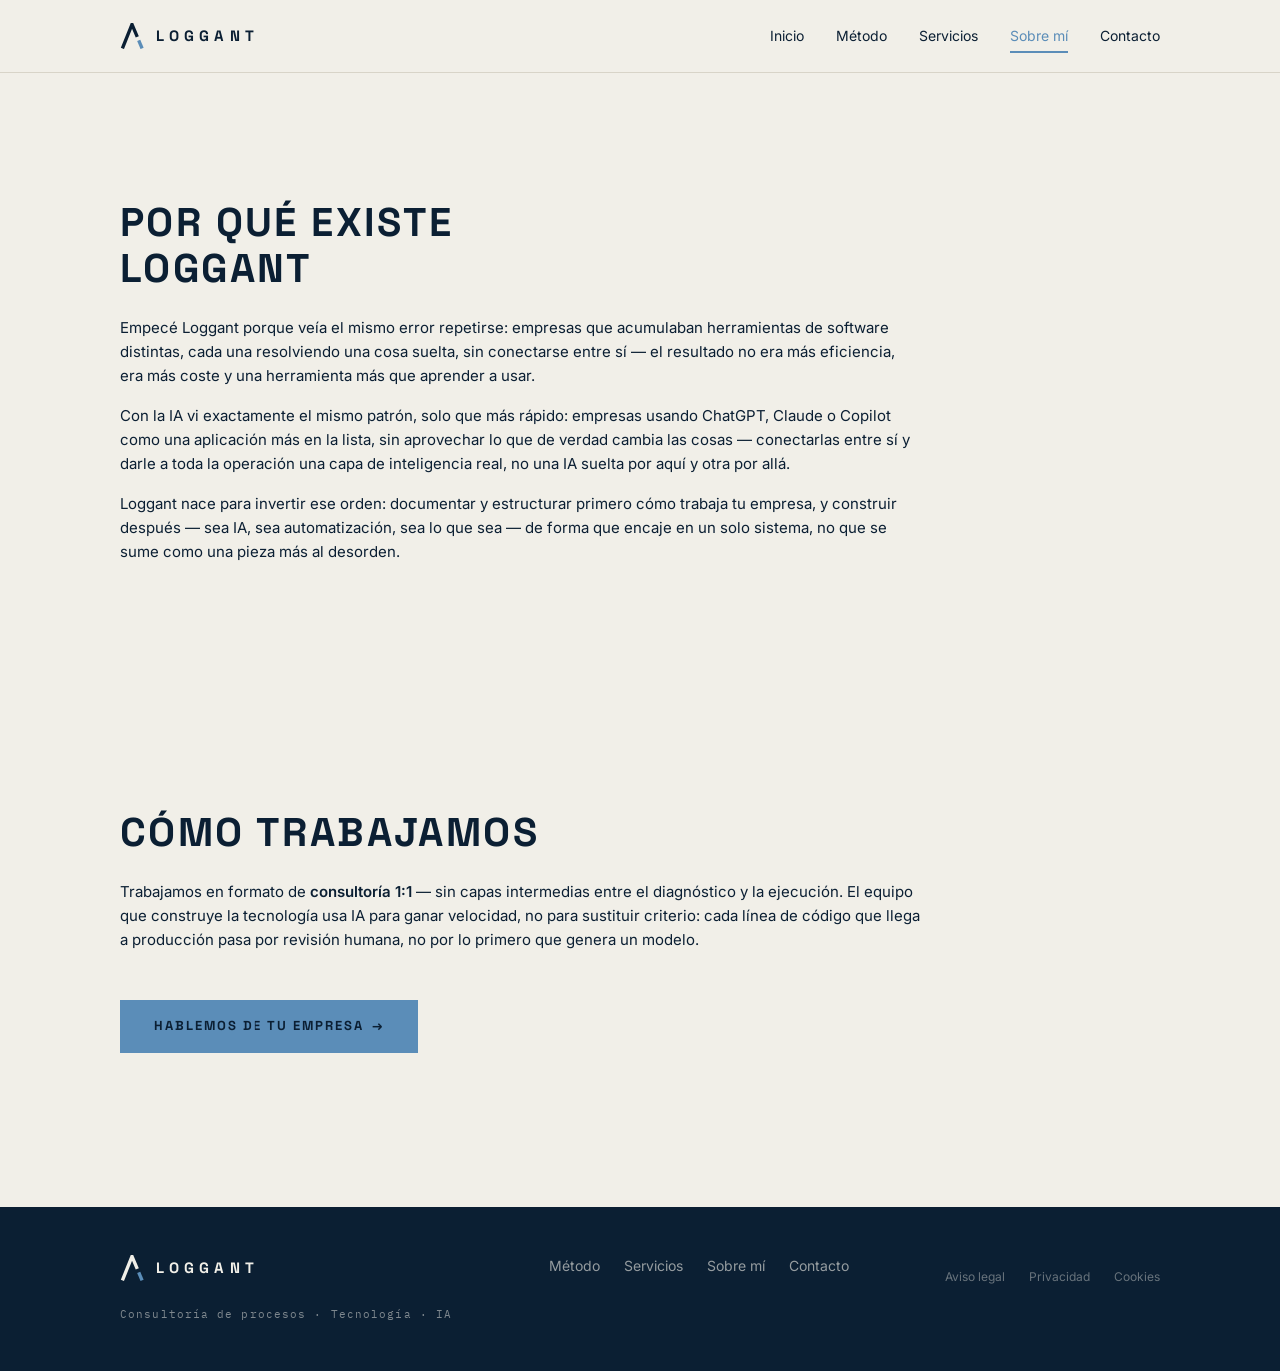
<file: sobre-mi.html>
<!DOCTYPE html>
<html lang="es">
<head>
  <meta charset="UTF-8">
  <meta name="viewport" content="width=device-width, initial-scale=1.0">
  <title>Sobre mí: José Antonio López García | Loggant</title>
  <meta name="description" content="José Antonio López García. Consultoría 1:1 de procesos y tecnología, sin capas intermedias entre el diagnóstico y la ejecución.">
  <link rel="canonical" href="https://loggant.com/sobre-mi">
  <meta property="og:type" content="website">
  <meta property="og:site_name" content="Loggant">
  <meta property="og:locale" content="es_ES">
  <meta property="og:title" content="Sobre mí: José Antonio López García | Loggant">
  <meta property="og:description" content="José Antonio López García. Consultoría 1:1 de procesos y tecnología, sin capas intermedias entre el diagnóstico y la ejecución.">
  <meta property="og:url" content="https://loggant.com/sobre-mi">
  <meta property="og:image" content="https://loggant.com/og-image.png">
  <meta property="og:image:width" content="1200">
  <meta property="og:image:height" content="630">
  <meta property="og:image:alt" content="Loggant — Consultoría de procesos, tecnología e IA">
  <meta name="twitter:card" content="summary_large_image">
  <meta name="twitter:title" content="Sobre mí: José Antonio López García | Loggant">
  <meta name="twitter:description" content="José Antonio López García. Consultoría 1:1 de procesos y tecnología, sin capas intermedias entre el diagnóstico y la ejecución.">
  <meta name="twitter:image" content="https://loggant.com/og-image.png">
  <link rel="icon" href="/favicon.ico" sizes="48x48">
  <link rel="icon" type="image/svg+xml" href="/favicon.svg">
  <link rel="apple-touch-icon" href="/apple-touch-icon.png">
  <link rel="preconnect" href="https://fonts.googleapis.com">
  <link rel="preconnect" href="https://fonts.gstatic.com" crossorigin>
  <link href="https://fonts.googleapis.com/css2?family=Space+Grotesk:wght@700&family=Inter:wght@400;600&family=IBM+Plex+Mono:wght@400&display=swap" rel="stylesheet">
  <link rel="stylesheet" href="css/style.css">
  <script type="application/ld+json">
{
  "@context": "https://schema.org",
  "@type": "Person",
  "@id": "https://loggant.com/sobre-mi#person",
  "name": "José Antonio López García",
  "jobTitle": "Fundador y consultor de procesos, tecnología e IA",
  "url": "https://loggant.com/sobre-mi",
  "worksFor": {
    "@id": "https://loggant.com/#organization"
  },
  "email": "joseantonio@loggant.com"
}
  </script>
</head>
<body>

  <!-- Header -->
  <header class="header">
    <div class="container header__inner">
      <a href="/" class="logo" aria-label="Loggant — Inicio">
        <svg class="logo-symbol" viewBox="0 0 50 56" fill="none" xmlns="http://www.w3.org/2000/svg" aria-hidden="true">
          <path d="M5 53 L25 3 L36 29" stroke="currentColor" stroke-width="7" stroke-linecap="butt" stroke-linejoin="miter"/>
          <line x1="39" y1="36" x2="46" y2="53" stroke="#5B8DB8" stroke-width="7" stroke-linecap="butt"/>
        </svg>
        <span class="logo-wordmark">Loggant</span>
      </a>
      <button class="hamburger" aria-label="Abrir menú" aria-expanded="false">
        <span></span><span></span><span></span>
      </button>
      <nav class="nav" role="navigation">
        <a href="/" class="nav__link">Inicio</a>
        <a href="/metodo" class="nav__link">Método</a>
        <a href="/servicios" class="nav__link">Servicios</a>
        <a href="/sobre-mi" class="nav__link nav__link--active">Sobre mí</a>
        <a href="/contacto" class="nav__link">Contacto</a>
      </nav>
    </div>
  </header>

  <main>

    <!-- Por qué existe Loggant -->
    <section class="hero">
      <div class="container">
        <div class="content-block content-block--wide">
          <h1>Por qué existe Loggant</h1>
          <p>Empecé Loggant porque veía el mismo error repetirse: empresas que acumulaban herramientas de software distintas, cada una resolviendo una cosa suelta, sin conectarse entre sí — el resultado no era más eficiencia, era más coste y una herramienta más que aprender a usar.</p>
          <p>Con la IA vi exactamente el mismo patrón, solo que más rápido: empresas usando ChatGPT, Claude o Copilot como una aplicación más en la lista, sin aprovechar lo que de verdad cambia las cosas — conectarlas entre sí y darle a toda la operación una capa de inteligencia real, no una IA suelta por aquí y otra por allá.</p>
          <p>Loggant nace para invertir ese orden: documentar y estructurar primero cómo trabaja tu empresa, y construir después — sea IA, sea automatización, sea lo que sea — de forma que encaje en un solo sistema, no que se sume como una pieza más al desorden.</p>
        </div>
      </div>
    </section>

    <!-- Cómo trabajamos -->
    <section class="section">
      <div class="container">
        <div class="content-block content-block--wide">
          <h2>Cómo trabajamos</h2>
          <p>Trabajamos en formato de <strong>consultoría 1:1</strong> — sin capas intermedias entre el diagnóstico y la ejecución. El equipo que construye la tecnología usa IA para ganar velocidad, no para sustituir criterio: cada línea de código que llega a producción pasa por revisión humana, no por lo primero que genera un modelo.</p>
          <div class="mt-md">
            <a href="/contacto" class="btn btn--primary">Hablemos de tu empresa <span class="arrow">→</span></a>
          </div>
        </div>
      </div>
    </section>

  </main>

  <!-- Footer -->
  <footer class="footer">
    <div class="container footer__inner">
      <div>
        <a href="/" class="logo" aria-label="Loggant — Inicio">
          <svg class="logo-symbol" viewBox="0 0 50 56" fill="none" xmlns="http://www.w3.org/2000/svg" aria-hidden="true">
            <path d="M5 53 L25 3 L36 29" stroke="currentColor" stroke-width="7" stroke-linecap="butt" stroke-linejoin="miter"/>
            <line x1="39" y1="36" x2="46" y2="53" stroke="#5B8DB8" stroke-width="7" stroke-linecap="butt"/>
          </svg>
          <span class="logo-wordmark">Loggant</span>
        </a>
        <p class="footer__copy mt-sm">Consultoría de procesos · Tecnología · IA</p>
      </div>
      <nav class="footer__nav">
        <a href="/metodo">Método</a>
        <a href="/servicios">Servicios</a>
        <a href="/sobre-mi">Sobre mí</a>
        <a href="/contacto">Contacto</a>
      </nav>
      <nav class="footer__legal">
        <a href="/aviso-legal">Aviso legal</a>
        <a href="/privacidad">Privacidad</a>
        <a href="/cookies">Cookies</a>
      </nav>
    </div>
  </footer>

  <script src="js/main.js"></script>
</body>
</html>
</file>
<file: css/style.css>
/* ============================
   LOGGANT — Brand Stylesheet
   v1.0
   ============================ */

/* --- Reset --- */
*, *::before, *::after {
  box-sizing: border-box;
  margin: 0;
  padding: 0;
}

/* --- Custom Properties --- */
:root {
  --tinta: #0B1F33;
  --acero: #5B8DB8;
  --hueso: #F1EFE8;
  --sep-light: #D8D4C8;
  --sep-dark: #22364A;

  --ff-heading: 'Space Grotesk', sans-serif;
  --ff-body: 'Inter', sans-serif;
  --ff-mono: 'IBM Plex Mono', monospace;

  --container: 1120px;
  --gutter: clamp(1.25rem, 4vw, 2.5rem);
  --header-h: 4.5rem;
}

/* --- Base --- */
html {
  scroll-behavior: smooth;
  -webkit-font-smoothing: antialiased;
  -moz-osx-font-smoothing: grayscale;
}

body {
  font-family: var(--ff-body);
  font-weight: 400;
  font-size: clamp(0.9375rem, 1.1vw, 1.0625rem);
  line-height: 1.6;
  color: var(--tinta);
  background-color: var(--hueso);
}

img {
  max-width: 100%;
  height: auto;
  display: block;
}

a {
  color: inherit;
  text-decoration: none;
}

ul, ol {
  list-style: none;
}

/* --- Typography --- */
h1, h2, h3 {
  font-family: var(--ff-heading);
  font-weight: 700;
  text-transform: uppercase;
}

h1 {
  font-size: clamp(2.25rem, 5vw, 3.5rem);
  line-height: 1.1;
  letter-spacing: 0.02em;
}

h2 {
  font-size: clamp(1.5rem, 3.5vw, 2.5rem);
  line-height: 1.15;
  letter-spacing: 0.06em;
}

h3 {
  font-size: clamp(1.125rem, 2vw, 1.375rem);
  line-height: 1.2;
  letter-spacing: 0.08em;
}

.eyebrow {
  font-family: var(--ff-mono);
  font-size: 0.75rem;
  letter-spacing: 0.2em;
  text-transform: uppercase;
  color: var(--acero);
  margin-bottom: 1rem;
}

p + p {
  margin-top: 1em;
}

strong {
  font-weight: 600;
}

/* --- Layout --- */
.container {
  max-width: var(--container);
  margin: 0 auto;
  padding-left: var(--gutter);
  padding-right: var(--gutter);
}

.section {
  padding: clamp(4rem, 8vw, 7rem) 0;
}

.section--dark {
  background-color: var(--tinta);
  color: var(--hueso);
}

/* --- Header --- */
.header {
  position: fixed;
  top: 0;
  left: 0;
  right: 0;
  z-index: 100;
  background-color: var(--hueso);
  border-bottom: 1px solid var(--sep-light);
}

.header__inner {
  display: flex;
  align-items: center;
  justify-content: space-between;
  height: var(--header-h);
}

/* Logo */
.logo {
  display: flex;
  align-items: center;
  gap: 0.75rem;
}

.logo-symbol {
  width: 1.5rem;
  height: auto;
  color: var(--tinta);
}

.logo-wordmark {
  font-family: var(--ff-heading);
  font-weight: 700;
  font-size: 0.9375rem;
  letter-spacing: 0.34em;
  text-transform: uppercase;
  color: var(--tinta);
}

/* Navigation */
.nav {
  display: flex;
  align-items: center;
  gap: 2rem;
}

.nav__link {
  font-family: var(--ff-body);
  font-size: 0.875rem;
  font-weight: 400;
  color: var(--tinta);
  position: relative;
  padding: 0.25rem 0;
  transition: color 0.2s;
}

.nav__link:hover,
.nav__link--active {
  color: var(--acero);
}

.nav__link--active::after {
  content: '';
  position: absolute;
  bottom: -2px;
  left: 0;
  right: 0;
  height: 2px;
  background-color: var(--acero);
}

/* Hamburger */
.hamburger {
  display: none;
  flex-direction: column;
  gap: 5px;
  background: none;
  border: none;
  cursor: pointer;
  padding: 0.5rem;
}

.hamburger span {
  display: block;
  width: 24px;
  height: 2px;
  background-color: var(--tinta);
  transition: transform 0.3s, opacity 0.3s;
}

.hamburger.is-active span:nth-child(1) {
  transform: translateY(7px) rotate(45deg);
}

.hamburger.is-active span:nth-child(2) {
  opacity: 0;
}

.hamburger.is-active span:nth-child(3) {
  transform: translateY(-7px) rotate(-45deg);
}

/* --- Hero --- */
.hero {
  padding-top: calc(var(--header-h) + clamp(4rem, 10vw, 8rem));
  padding-bottom: clamp(4rem, 10vw, 8rem);
}

.hero--dark {
  background-color: var(--tinta);
  color: var(--hueso);
}

.hero h1 {
  max-width: 18ch;
  margin-bottom: 1.5rem;
}

.hero__sub {
  font-size: clamp(1rem, 1.5vw, 1.125rem);
  max-width: 44ch;
  margin-bottom: 2.5rem;
  opacity: 0.85;
}

/* --- Buttons --- */
.btn {
  display: inline-flex;
  align-items: center;
  gap: 0.5rem;
  font-family: var(--ff-heading);
  font-weight: 700;
  font-size: 0.8125rem;
  letter-spacing: 0.15em;
  text-transform: uppercase;
  padding: 0.875rem 2rem;
  border: 2px solid transparent;
  border-radius: 0;
  cursor: pointer;
  transition: background-color 0.2s, color 0.2s, border-color 0.2s;
}

.btn--primary {
  background-color: var(--acero);
  color: var(--tinta);
  border-color: var(--acero);
}

.btn--primary:hover {
  background-color: #4a7da8;
  border-color: #4a7da8;
}

.btn--outline {
  background-color: transparent;
  color: var(--acero);
  border-color: var(--acero);
}

.btn--outline:hover {
  background-color: var(--acero);
  color: var(--tinta);
}

.btn .arrow {
  transition: transform 0.2s;
}

.btn:hover .arrow {
  transform: translateX(4px);
}

/* Text link */
.link-cta {
  display: inline-flex;
  align-items: center;
  gap: 0.5rem;
  font-family: var(--ff-heading);
  font-weight: 700;
  font-size: 0.8125rem;
  letter-spacing: 0.15em;
  text-transform: uppercase;
  color: var(--acero);
  transition: gap 0.2s;
}

.link-cta:hover {
  gap: 0.75rem;
}

/* --- Content --- */
.content-block {
  max-width: 640px;
}

.content-block h1 {
  font-size: clamp(1.5rem, 3.5vw, 2.5rem);
  line-height: 1.15;
  letter-spacing: 0.06em;
  margin-bottom: 1.5rem;
}

.content-block h2 {
  margin-bottom: 1.5rem;
}

.content-block p {
  margin-bottom: 1rem;
}

.content-block--wide {
  max-width: 800px;
}

.content-block--center {
  text-align: center;
  margin-left: auto;
  margin-right: auto;
}

/* --- Feature Grid --- */
.features {
  display: grid;
  grid-template-columns: 1fr;
  gap: 2rem;
}

.feature {
  border-top: 2px solid var(--acero);
  padding-top: 1.5rem;
}

.feature h3 {
  margin-bottom: 0.75rem;
}

.feature p {
  font-size: 0.9375rem;
}

/* --- Pillar List --- */
.pillar-list {
  display: flex;
  flex-direction: column;
  gap: 1.25rem;
}

.pillar-list li {
  padding-left: 1.25rem;
  position: relative;
}

.pillar-list li::before {
  content: '';
  position: absolute;
  left: 0;
  top: 0.55em;
  width: 6px;
  height: 2px;
  background-color: var(--acero);
}

/* --- Method Steps --- */
.steps {
  counter-reset: step;
}

.step {
  counter-increment: step;
  padding: 2rem 0;
  border-bottom: 1px solid var(--sep-light);
  display: grid;
  grid-template-columns: 3rem 1fr;
  gap: 1rem;
  align-items: baseline;
}

.step:first-child {
  border-top: 1px solid var(--sep-light);
}

.step__number {
  font-family: var(--ff-mono);
  font-size: 0.75rem;
  color: var(--acero);
  letter-spacing: 0.1em;
}

.step__number::before {
  content: counter(step, decimal-leading-zero);
}

.step h3 {
  margin-bottom: 0.5rem;
  text-transform: none;
  letter-spacing: 0;
  font-size: 1rem;
}

.step p {
  font-size: 0.9375rem;
}

/* --- Deliverables --- */
.deliverables {
  display: flex;
  flex-direction: column;
  gap: 1rem;
}

.deliverables li {
  display: flex;
  gap: 0.75rem;
  align-items: baseline;
}

.deliverables li::before {
  content: '—';
  color: var(--acero);
  flex-shrink: 0;
  font-weight: 600;
}

/* --- Service Cards --- */
.services-grid {
  display: grid;
  grid-template-columns: 1fr;
  gap: 1.5rem;
}

.service-card {
  padding: clamp(2rem, 4vw, 3rem);
  border: 1px solid var(--sep-light);
}

.service-card--primary {
  background-color: var(--tinta);
  color: var(--hueso);
  border-color: var(--tinta);
}

.service-card__tag {
  font-family: var(--ff-mono);
  font-size: 0.6875rem;
  letter-spacing: 0.2em;
  text-transform: uppercase;
  color: var(--acero);
  margin-bottom: 1rem;
  display: block;
}

.service-card h3 {
  margin-bottom: 1rem;
}

.service-card p {
  font-size: 0.9375rem;
}

/* --- FAQ --- */
.faq-list {
  max-width: 640px;
}

.faq-item {
  padding: 1.5rem 0;
  border-bottom: 1px solid var(--sep-light);
}

.faq-item:first-child {
  border-top: 1px solid var(--sep-light);
}

.faq-item h3 {
  text-transform: none;
  letter-spacing: 0;
  font-size: 1rem;
  margin-bottom: 0.75rem;
}

.faq-item p {
  font-size: 0.9375rem;
}

/* --- Form --- */
.form {
  display: flex;
  flex-direction: column;
  gap: 1.5rem;
  max-width: 640px;
}

.form__group {
  display: flex;
  flex-direction: column;
  gap: 0.5rem;
}

.form__label {
  font-family: var(--ff-mono);
  font-size: 0.6875rem;
  letter-spacing: 0.15em;
  text-transform: uppercase;
  color: var(--acero);
}

.form__input,
.form__textarea {
  font-family: var(--ff-body);
  font-size: 1rem;
  padding: 0.75rem 1rem;
  border: 1px solid var(--sep-light);
  background-color: transparent;
  color: var(--tinta);
  border-radius: 0;
  transition: border-color 0.2s;
  -webkit-appearance: none;
}

.form__input:focus,
.form__textarea:focus {
  outline: none;
  border-color: var(--acero);
}

.form__textarea {
  min-height: 140px;
  resize: vertical;
}

.form__row {
  display: grid;
  grid-template-columns: 1fr;
  gap: 1.5rem;
}

/* --- Contact Actions --- */
.contact-actions {
  display: flex;
  flex-wrap: wrap;
  gap: 1rem;
  align-items: stretch;
}

.contact-actions .btn {
  flex: 1;
  justify-content: center;
  min-width: 200px;
}

.btn--lg {
  padding: 1.125rem 2.5rem;
  font-size: 0.875rem;
}

.btn__icon {
  width: 1.125rem;
  height: 1.125rem;
  flex-shrink: 0;
}

/* --- Footer --- */
.footer {
  background-color: var(--tinta);
  color: var(--hueso);
  padding: 3rem 0;
  margin-top: clamp(2rem, 4vw, 4rem);
}

.footer__inner {
  display: flex;
  flex-direction: column;
  gap: 2rem;
}

.footer .logo-symbol {
  color: var(--hueso);
}

.footer .logo-wordmark {
  color: var(--hueso);
}

.footer__copy {
  font-family: var(--ff-mono);
  font-size: 0.6875rem;
  letter-spacing: 0.1em;
  opacity: 0.5;
}

.footer__nav {
  display: flex;
  gap: 1.5rem;
  flex-wrap: wrap;
}

.footer__nav a {
  font-size: 0.875rem;
  opacity: 0.6;
  transition: opacity 0.2s;
}

.footer__nav a:hover {
  opacity: 1;
}

/* --- Legal --- */
.legal-text h2 {
  margin-top: 2.5rem;
}

.legal-text h3 {
  text-transform: none;
  letter-spacing: 0;
  font-size: 1rem;
  margin-top: 2rem;
  margin-bottom: 0.75rem;
}

.legal-list {
  list-style: none;
  display: flex;
  flex-direction: column;
  gap: 0.5rem;
  margin-bottom: 1rem;
}

.legal-list li {
  padding-left: 1.25rem;
  position: relative;
}

.legal-list li::before {
  content: '';
  position: absolute;
  left: 0;
  top: 0.6em;
  width: 6px;
  height: 2px;
  background-color: var(--acero);
}

.legal-text a {
  color: var(--acero);
  text-decoration: underline;
}

.footer__legal {
  display: flex;
  gap: 1.5rem;
  flex-wrap: wrap;
  margin-top: 0.75rem;
}

.footer__legal a {
  font-size: 0.75rem;
  opacity: 0.4;
  transition: opacity 0.2s;
}

.footer__legal a:hover {
  opacity: 0.8;
}

/* --- Utility --- */
.mt-sm { margin-top: 1.5rem; }
.mt-md { margin-top: clamp(2rem, 4vw, 3rem); }
.mt-lg { margin-top: clamp(3rem, 6vw, 5rem); }
.mb-md { margin-bottom: clamp(2rem, 4vw, 3rem); }

/* --- Responsive --- */
@media (min-width: 768px) {
  .features {
    grid-template-columns: repeat(3, 1fr);
    gap: 2.5rem;
  }

  .form__row {
    grid-template-columns: 1fr 1fr;
  }

  .services-grid {
    grid-template-columns: repeat(2, 1fr);
  }

  .footer__inner {
    flex-direction: row;
    justify-content: space-between;
    align-items: flex-start;
  }

  .two-col {
    display: grid;
    grid-template-columns: 1fr 1fr;
    gap: 4rem;
    align-items: start;
  }
}

@media (max-width: 767px) {
  .hamburger {
    display: flex;
  }

  .nav {
    position: fixed;
    top: var(--header-h);
    left: 0;
    right: 0;
    bottom: 0;
    flex-direction: column;
    justify-content: flex-start;
    align-items: flex-start;
    padding: 3rem var(--gutter);
    gap: 1.5rem;
    background-color: var(--hueso);
    transform: translateX(100%);
    transition: transform 0.3s ease;
    border-top: 1px solid var(--sep-light);
  }

  .nav.is-open {
    transform: translateX(0);
  }

  .nav__link {
    font-size: 1.25rem;
  }
}

@media print {
  .header, .footer, .hamburger {
    display: none;
  }
  body {
    color: #000;
    background: #fff;
  }
}
</file>
